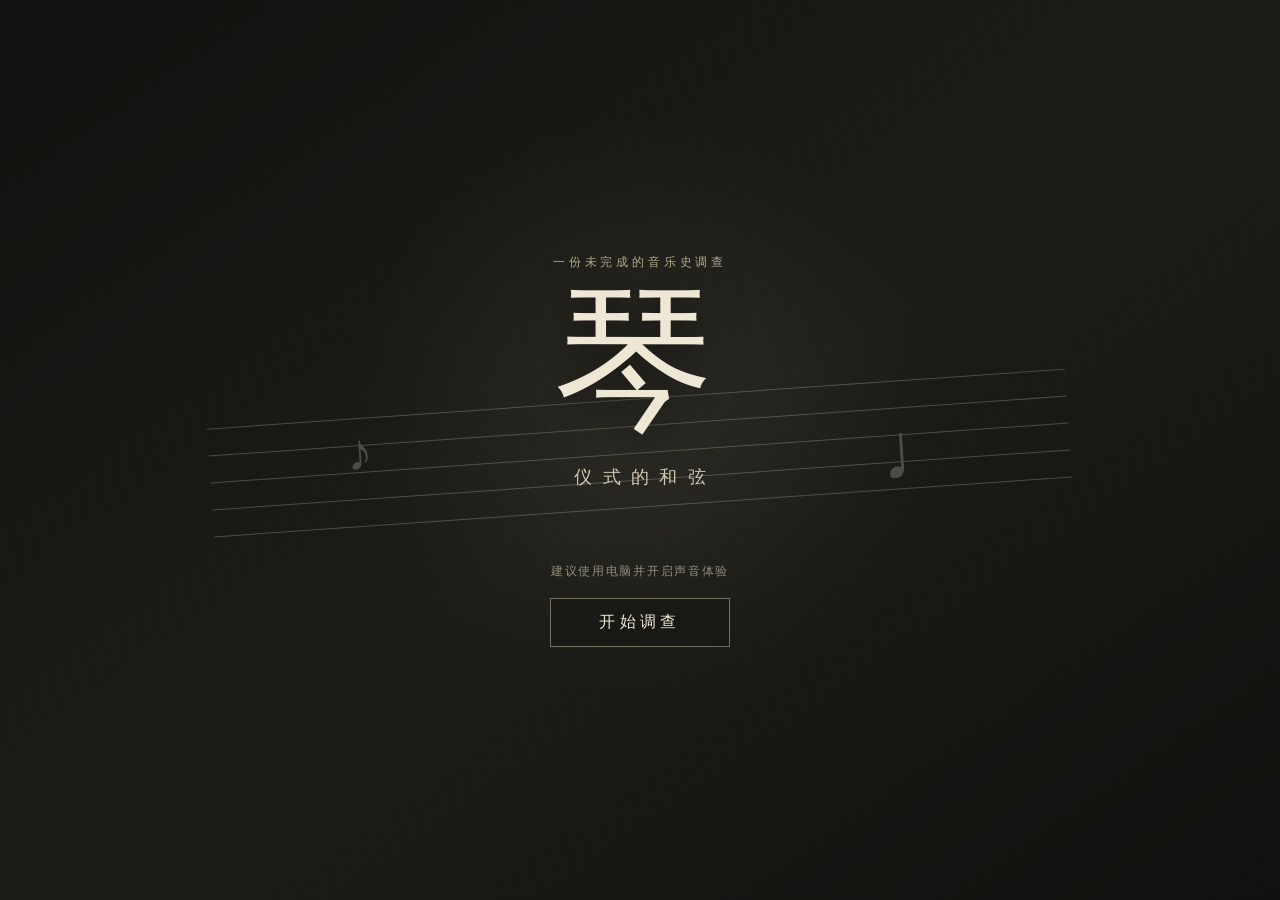
<file: index.html>
<!doctype html>
<html lang="zh-CN">
  <head>
    <meta charset="UTF-8" />
    <meta name="viewport" content="width=device-width, initial-scale=1.0" />
    <meta name="robots" content="noindex,nofollow,noarchive,noimageindex" />
    <meta name="theme-color" content="#171713" />
    <meta
      name="description"
      content="《琴：仪式的和弦》——一场关于残缺乐谱与失落音乐史的探索。"
    />
    <title>琴：仪式的和弦</title>
    <link rel="stylesheet" href="styles.css?v=correspondence-1" />
  </head>
  <body>
    <main id="game" aria-live="polite">
      <section class="screen opening-screen is-active" id="opening" aria-labelledby="game-title">
        <div class="opening-grain" aria-hidden="true"></div>
        <div class="opening-score" aria-hidden="true">
          <i></i><i></i><i></i><i></i><i></i>
          <b class="score-mark score-mark-one">♪</b>
          <b class="score-mark score-mark-two">♩</b>
        </div>
        <div class="opening-copy">
          <p class="eyebrow">一份未完成的音乐史调查</p>
          <h1 id="game-title">琴</h1>
          <p class="subtitle" id="game-subtitle">仪式的和弦</p>
          <p class="sound-hint">建议使用电脑并开启声音体验</p>
          <button class="primary-button" id="start-game" type="button">开始调查</button>
        </div>
      </section>

      <section class="screen prologue-screen" id="prologue" aria-label="调查缘起">
        <div class="mail-shell" id="mail-shell">
          <section class="mail-inbox" id="mail-inbox" aria-labelledby="mail-notice-title">
            <div class="mail-seal" aria-hidden="true">1</div>
            <p class="mail-kicker">UNREAD CORRESPONDENCE</p>
            <h2 id="mail-notice-title">你收到了一封导师邮件</h2>
            <dl class="mail-summary">
              <div><dt>发件人</dt><dd id="mail-summary-sender">音乐史系导师</dd></div>
              <div><dt>主题</dt><dd id="mail-summary-subject">关于研究申请</dd></div>
            </dl>
            <button class="text-button" id="open-mail" type="button">拆阅邮件</button>
          </section>

          <article class="mentor-letter" id="mentor-letter" aria-hidden="true">
            <header class="letter-header">
              <div><p>FROM</p><strong id="mail-sender">音乐史系导师</strong></div>
              <div><p>SUBJECT</p><strong id="mail-subject">关于你提交的研究申请</strong></div>
            </header>
            <p class="prologue-date" id="mail-term">秋季学期 · 独立研究许可</p>
            <div class="letter-body" id="mail-body"></div>
            <footer class="letter-signature"><span id="mail-signature">导师办公室</span><i aria-hidden="true"></i></footer>
            <div class="letter-action">
              <small>审批结果：同意立项</small>
              <button class="text-button" id="open-legend" type="button">查阅所附传说</button>
            </div>
          </article>
        </div>
      </section>

      <section class="screen legend-screen" id="legend-screen" aria-labelledby="legend-title">
        <article class="legend-page">
          <figure class="legend-art" id="legend-art" role="img" aria-label="关于琴的传说形象">
            <span>传说形象</span>
          </figure>
          <div class="legend-copy">
            <p class="legend-eyebrow" id="legend-eyebrow">A LEGEND PASSED DOWN</p>
            <h2 id="legend-title">关于“琴”的传说</h2>
            <div class="legend-rule" aria-hidden="true"><i></i><b>♪</b><i></i></div>
            <p class="legend-search-prompt">点击你认为需要核对的字句。疑点判断可以随时继续。</p>
            <div class="legend-body" id="legend-body"></div>
            <p class="legend-search-status" id="legend-search-status" aria-live="polite"></p>
            <p class="legend-note" id="legend-note">这只是流传下来的说法。你的调查将从核对它开始。</p>
            <button class="text-button" id="enter-map" type="button">记下传说，开始调查</button>
          </div>
        </article>
      </section>

      <section class="screen map-screen" id="map-screen" aria-labelledby="map-title">
        <header class="game-header">
          <div>
            <p class="chapter-label">第一章 · 残存记录</p>
            <h2 id="map-title">调查地图</h2>
          </div>
          <div class="header-actions">
            <button class="header-legend-button" id="header-open-legend" type="button">重读传说</button>
            <span class="progress-copy">关键线索 <strong id="clue-count">0 / 5</strong></span>
            <button class="icon-button" id="sound-toggle" type="button" aria-label="关闭声音" title="关闭声音">♫</button>
            <button class="icon-button" id="settings-open" type="button" aria-label="打开设置" title="设置">⚙</button>
          </div>
        </header>

        <div class="game-layout">
          <aside class="case-panel" aria-label="当前调查">
            <p class="panel-kicker">当前目标</p>
            <h3 id="current-objective-title">核对传说中的疑点</h3>
            <p id="current-objective-copy">从传说文本与现存史料中，找出彼此矛盾的部分。</p>
            <div class="case-rule"></div>
            <p class="small-note" id="current-objective-note">先判断哪里值得怀疑，再寻找能够反驳它的记录。</p>
          </aside>

          <div class="map-wrap">
            <div class="map-paper" id="map-paper" aria-label="维兰帝国及东南神秘岛调查地图">
              <img class="world-map-art" id="world-map-art" src="assets/weilan-mapgen4-187.webp" alt="维兰帝国及东南神秘岛地图" draggable="false" />
              <canvas class="map-shroud" id="map-shroud" aria-hidden="true"></canvas>
              <div class="map-pin-layer" id="map-pin-layer"></div>
              <div class="map-key" aria-hidden="true"><span><i></i>已解封</span><span class="is-muted"><i></i>尚待调查</span></div>
            </div>
          </div>

          <aside class="notes-panel" aria-label="调查资料匣">
            <p class="panel-kicker">资料匣</p>
            <div class="resource-shelf">
              <button class="resource-entry" data-resource-legend type="button"><span>传说页</span><small>重读并继续标记疑点</small></button>
              <button class="resource-entry" data-letter-id="prologue" type="button"><span>导师审批邮件</span><small>已归档</small></button>
              <button class="resource-entry is-hidden" data-letter-id="mentorFollowup" type="button"><span>导师后续来函</span><small>第一项勘误后解锁</small></button>
              <button class="resource-entry is-hidden" data-letter-id="anonymous" type="button"><span>匿名来信</span><small>来历不明</small></button>
            </div>
          </aside>
        </div>

        <nav class="game-nav" aria-label="主要功能">
          <button type="button" data-view="desk">书桌</button>
          <button class="is-current" type="button" data-view="map">地图</button>
          <button type="button" data-view="notebook">调查簿</button>
          <button id="timeline-nav-button" type="button" data-view="timeline">传闻勘误</button>
          <button class="is-hidden" type="button" data-view="comics">图像残页</button>
          <button class="is-hidden" type="button" data-view="dream" aria-label="梦境记录">梦境<i class="nav-update-dot" aria-hidden="true"></i></button>
        </nav>

        <section class="scene-layer" id="scene-layer" aria-label="地点调查" aria-hidden="true">
          <header class="layer-header">
            <button class="back-button" id="scene-back" type="button">← 返回地图</button>
            <div>
              <p id="scene-location-label">调查地点</p>
              <h2 id="scene-title">场景标题</h2>
            </div>
            <div class="scene-header-actions"><button id="scene-prev" type="button" aria-label="上一幅场景">‹</button><span id="scene-page">1 / 1</span><button id="scene-next" type="button" aria-label="下一幅场景">›</button><button class="observe-button" id="observe-toggle" type="button">观察模式</button></div>
          </header>
          <div class="scene-stage" id="scene-stage">
            <div class="scene-art" id="scene-art">
              <div class="scene-placeholder" id="scene-placeholder">
                <span>SCENE ARTWORK</span>
                <b>此处替换为完整场景稿件</b>
              </div>
              <div id="hotspot-layer"></div>
            </div>
            <div class="zoom-controls" aria-label="图像缩放">
              <button type="button" id="zoom-out" aria-label="缩小">−</button>
              <span id="zoom-value">100%</span>
              <button type="button" id="zoom-in" aria-label="放大">＋</button>
              <button type="button" id="zoom-reset">复位</button>
            </div>
          </div>
          <aside class="clue-card" id="clue-card" aria-live="polite" aria-hidden="true">
            <button id="clue-close" type="button" aria-label="关闭线索">×</button>
            <p id="clue-type">关键线索</p>
            <h3 id="clue-title">线索标题</h3>
            <div class="clue-image-placeholder" id="clue-card-image">线索图片</div>
            <p id="clue-text">线索内容</p>
          </aside>
        </section>

        <section class="panel-layer" id="desk-panel" aria-hidden="true">
          <div class="panel-page desk-page">
            <header><p>PRIVATE STUDY</p><h2>调查书桌</h2></header>
            <div class="desk-grid">
              <button class="desk-item" data-open-panel="notebook-panel" type="button"><span>01</span><b>调查簿</b><small>查看自动归档的记录</small></button>
              <button class="desk-item" id="timeline-desk-item" data-open-panel="timeline-panel" type="button"><span>02</span><b>传闻勘误</b><small>重读原始传说，并用调查记录逐项更正</small></button>
              <button class="desk-item is-hidden" id="dream-desk-item" data-open-panel="dream-panel" type="button"><span>03</span><b>梦境记录</b><small>随时重新进入</small></button>
              <button class="desk-item is-hidden" id="comic-desk-item" data-open-panel="comic-panel" type="button"><span>04</span><b>图像残页</b><small>查看逐步复原的黑白漫画</small></button>
            </div>
          </div>
        </section>

        <section class="panel-layer" id="notebook-panel" aria-hidden="true">
          <div class="panel-page notebook-page">
            <header class="page-header"><div><p>RESEARCH NOTES</p><h2>调查簿</h2></div><button class="panel-close" type="button">返回地图</button></header>
            <div class="notebook-tabs" role="tablist">
              <button class="is-current" data-note-tab="records" type="button">调查记录</button>
              <button data-note-tab="history" type="button">已更正传闻</button>
              <button data-note-tab="dreams" type="button">梦境记录</button>
            </div>
            <div class="notebook-content" id="notebook-content"></div>
          </div>
        </section>

        <section class="panel-layer" id="clue-detail-panel" aria-hidden="true">
          <article class="panel-page clue-detail-page">
            <header class="page-header"><div><p id="clue-detail-meta">INVESTIGATION RECORD</p><h2 id="clue-detail-title">调查记录</h2></div><button id="clue-detail-back" type="button">返回调查簿</button></header>
            <figure class="clue-detail-figure" id="clue-detail-figure">
              <div class="clue-detail-placeholder">CLUE ARTWORK<br><span>此处替换为线索配图</span></div>
            </figure>
            <div class="clue-detail-location" id="clue-detail-location"></div>
            <div class="clue-detail-body" id="clue-detail-body"></div>
          </article>
        </section>

        <section class="panel-layer" id="letter-panel" aria-hidden="true">
          <article class="panel-page archived-letter-page">
            <header class="page-header"><div><p id="archived-letter-term">CORRESPONDENCE</p><h2 id="archived-letter-subject">来信</h2></div><button class="panel-close" type="button">返回地图</button></header>
            <dl class="archived-letter-meta">
              <div><dt>发件人</dt><dd id="archived-letter-sender"></dd></div>
              <div><dt>归档状态</dt><dd id="archived-letter-status">个人研究资料</dd></div>
            </dl>
            <div class="archived-letter-body" id="archived-letter-body"></div>
            <footer class="archived-letter-signature"><span id="archived-letter-signature"></span><i aria-hidden="true"></i></footer>
            <button class="primary-button light archived-letter-action" id="archived-letter-action" type="button" hidden>依照来信查看地图</button>
          </article>
        </section>

        <section class="panel-layer" id="timeline-panel" aria-hidden="true">
          <div class="panel-page timeline-page">
            <header class="page-header"><div><p>ERRATA</p><h2>传闻勘误</h2></div><button class="panel-close" type="button">返回地图</button></header>
            <section class="rumor-publication" aria-labelledby="publication-title">
              <button class="publication-visual" id="publication-visual" type="button" disabled>
                <span class="publication-placeholder" id="publication-placeholder">传说配图</span>
                <span class="publication-shadows" id="publication-shadows" aria-hidden="true"></span>
                <span class="publication-switch-mark" id="publication-switch-mark">勘误完成后可切换图像</span>
              </button>
              <div class="publication-copy">
                <p>LEGEND FILE · NO. 01</p>
                <h3 id="publication-title">关于“琴”的传说</h3>
                <p id="publication-progress">已更正 0 / 3</p>
                <div class="publication-actions">
                  <button class="record-link" id="open-publication-legend" type="button">重读完整传说 <span>→</span></button>
                  <button class="record-link" id="publication-toggle" type="button" hidden>切换图像 <span>↔</span></button>
                </div>
              </div>
            </section>
            <div class="timeline-section-heading"><span>ERRATA</span><h3>传闻勘误</h3></div>
            <div class="errata-readiness" id="errata-readiness">
              <div><span>矛盾判断</span><b id="errata-judgment-progress">0 / 3</b></div>
              <div><span>关键线索</span><b id="errata-evidence-progress">0 / 5</b></div>
              <p id="errata-readiness-note">找出传说中的全部疑点，并收集相关史料。</p>
            </div>
            <p class="timeline-intro" id="timeline-intro">选择真正与传闻相悖的调查记录。</p>
            <div class="timeline-modules" id="timeline-modules" aria-label="传闻勘误模块"></div>
            <blockquote class="rumor-statement" id="rumor-statement"></blockquote>
            <div class="timeline-cards" id="timeline-cards" aria-label="已收集的证据"></div>
            <div class="correction-result" id="correction-result" hidden></div>
            <div class="timeline-actions">
              <button class="secondary-button" id="timeline-hint" type="button">调查提示</button>
              <button class="primary-button light" id="timeline-submit" type="button">提交勘误</button>
            </div>
          </div>
        </section>

        <section class="panel-layer" id="comic-panel" aria-hidden="true">
          <div class="panel-page comic-page">
            <header class="page-header"><div><p>RESTORED IMAGE PAGES</p><h2 id="comic-panel-title">图像残页</h2></div><button class="panel-close" type="button">返回地图</button></header>
            <div class="comic-reader" id="comic-reader">
              <figure class="comic-figure" id="comic-figure">
                <img id="comic-image" alt="" hidden />
                <div class="comic-placeholder" id="comic-placeholder"><span>COMIC PAGE</span><b>此处替换为黑白漫画页</b></div>
              </figure>
              <div class="comic-copy"><span id="comic-page-count">1 / 5</span><h3 id="comic-page-title">残页一</h3><p id="comic-caption"></p></div>
              <div class="comic-controls">
                <button class="secondary-button" id="comic-prev" type="button">← 上一页</button>
                <button class="secondary-button" id="comic-next" type="button">下一页 →</button>
              </div>
              <nav class="comic-page-strip" id="comic-page-strip" aria-label="漫画页码"></nav>
            </div>
            <div class="comic-continuous" id="comic-continuous" hidden></div>
            <button class="secondary-button comic-view-switch" id="comic-continuous-toggle" type="button" hidden>连续阅读</button>
            <button class="primary-button light comic-history-button" id="comic-to-history" type="button" hidden>继续阅读完整历史</button>
          </div>
        </section>

        <section class="panel-layer dream-layer" id="dream-panel" aria-hidden="true">
          <div class="dream-scene is-black" id="dream-scene">
            <button class="panel-close dream-close" type="button">从梦中醒来</button>
            <div class="dream-figure" aria-label="梦中的人形占位图">
              <span>HUMAN FORM ARTWORK</span><b>此处替换为琴的人形稿件</b>
            </div>
            <div id="dream-hotspot-layer"></div>
            <button class="light-switch" id="light-switch" type="button" aria-label="切换梦境形态" disabled><i></i><span>光点尚未回应</span></button>
            <p class="dream-caption" id="dream-caption">他没有开口。远处却传来一段无法辨认的旋律。</p>
          </div>
        </section>

        <section class="dream-intro-layer" id="dream-intro-layer" aria-hidden="true">
          <div class="dream-intro-copy">
            <p>你伏在尚未整理完的记录旁，短暂地合上了眼。</p>
            <p>梦境里，忽然传来一阵悠扬而陌生的乐声……</p>
            <div class="dream-listening"><i></i><span>正在聆听</span></div>
          </div>
        </section>

        <section class="guide-modal" id="dream-rest-prompt" aria-hidden="true">
          <div class="guide-card rest-card">
            <p>RESEARCH PAUSE</p>
            <h2>已经调查很久了</h2>
            <p>眼前的记录开始变得模糊。或许应该暂时停下，让纷乱的思绪沉静片刻。</p>
            <button class="primary-button light" id="dream-rest" type="button">休息片刻</button>
          </div>
        </section>

        <section class="guide-modal" id="dream-guide" aria-hidden="true">
          <div class="guide-card">
            <p>NEW RECORD</p>
            <h2>梦境已被记录</h2>
            <p>此后可以随时从导航栏重返梦境。现实调查每推进一步，梦中的细节也可能随之显现；看到新的回响时，记得回来查看。</p>
            <button class="primary-button light" id="dream-guide-close" type="button">我知道了</button>
          </div>
        </section>

        <section class="panel-layer" id="history-panel" aria-hidden="true">
          <div class="panel-page history-page history-sheet">
            <header class="page-header"><div><p>RESTORED HISTORY</p><h2>复原稿：残存记录</h2></div><button class="panel-close" type="button">返回地图</button></header>
            <article id="history-article"></article>
            <button class="primary-button light" id="finish-investigation" type="button">调查完成</button>
          </div>
        </section>

        <section class="panel-layer settings-layer" id="settings-panel" aria-hidden="true">
          <div class="settings-card">
            <header class="page-header"><div><p>SETTINGS</p><h2>设置</h2></div><button class="panel-close" type="button">关闭</button></header>
            <label class="setting-row"><span><b>声音</b><small>背景音乐、短音提示与梦境音乐</small></span><input id="settings-sound" type="checkbox" checked /></label>
            <label class="setting-row"><span><b>减少动态效果</b><small>关闭较明显的移动和切换动画</small></span><input id="settings-motion" type="checkbox" /></label>
            <button class="danger-button" id="reset-progress" type="button">清除本机调查进度</button>
          </div>
        </section>

        <section class="publication-lightbox" id="publication-lightbox" role="dialog" aria-modal="true" aria-label="真相图像放大查看" aria-hidden="true">
          <button class="publication-lightbox-close" id="publication-lightbox-close" type="button" aria-label="关闭放大图像">×</button>
          <div class="publication-lightbox-stage">
            <img id="publication-lightbox-image" alt="" draggable="false" />
          </div>
          <div class="publication-lightbox-controls" aria-label="图像缩放">
            <button id="publication-zoom-out" type="button" aria-label="缩小">−</button>
            <span id="publication-zoom-value">100%</span>
            <button id="publication-zoom-in" type="button" aria-label="放大">＋</button>
            <button id="publication-zoom-reset" type="button">复位</button>
          </div>
        </section>

        <section class="credits-layer" id="credits-layer" aria-hidden="true">
          <button class="credits-skip" id="credits-skip" type="button">略过</button>
          <div class="credits-roll" id="credits-roll">
            <h2 id="credits-title">琴</h2><p class="credits-subtitle" id="credits-subtitle">仪式的和弦</p>
            <div id="credits-content"></div>
            <p class="credits-end">感谢你的调查。</p>
            <button class="text-button credits-return" id="credits-return" type="button">返回标题页</button>
          </div>
        </section>

      </section>

      <div class="quill-cursor" id="quill-cursor" aria-hidden="true">
        <img src="assets/quill-cursor.png" alt="" draggable="false">
      </div>
      <div class="baton-cursor" id="baton-cursor" aria-hidden="true"><i></i></div>
      <div class="toast" id="toast" role="status"><span id="toast-message"></span><button id="toast-action" type="button" hidden></button></div>
    </main>
    <script src="content.js?v=correspondence-1"></script>
    <script src="game.js?v=correspondence-1"></script>
  </body>
</html>
</file>
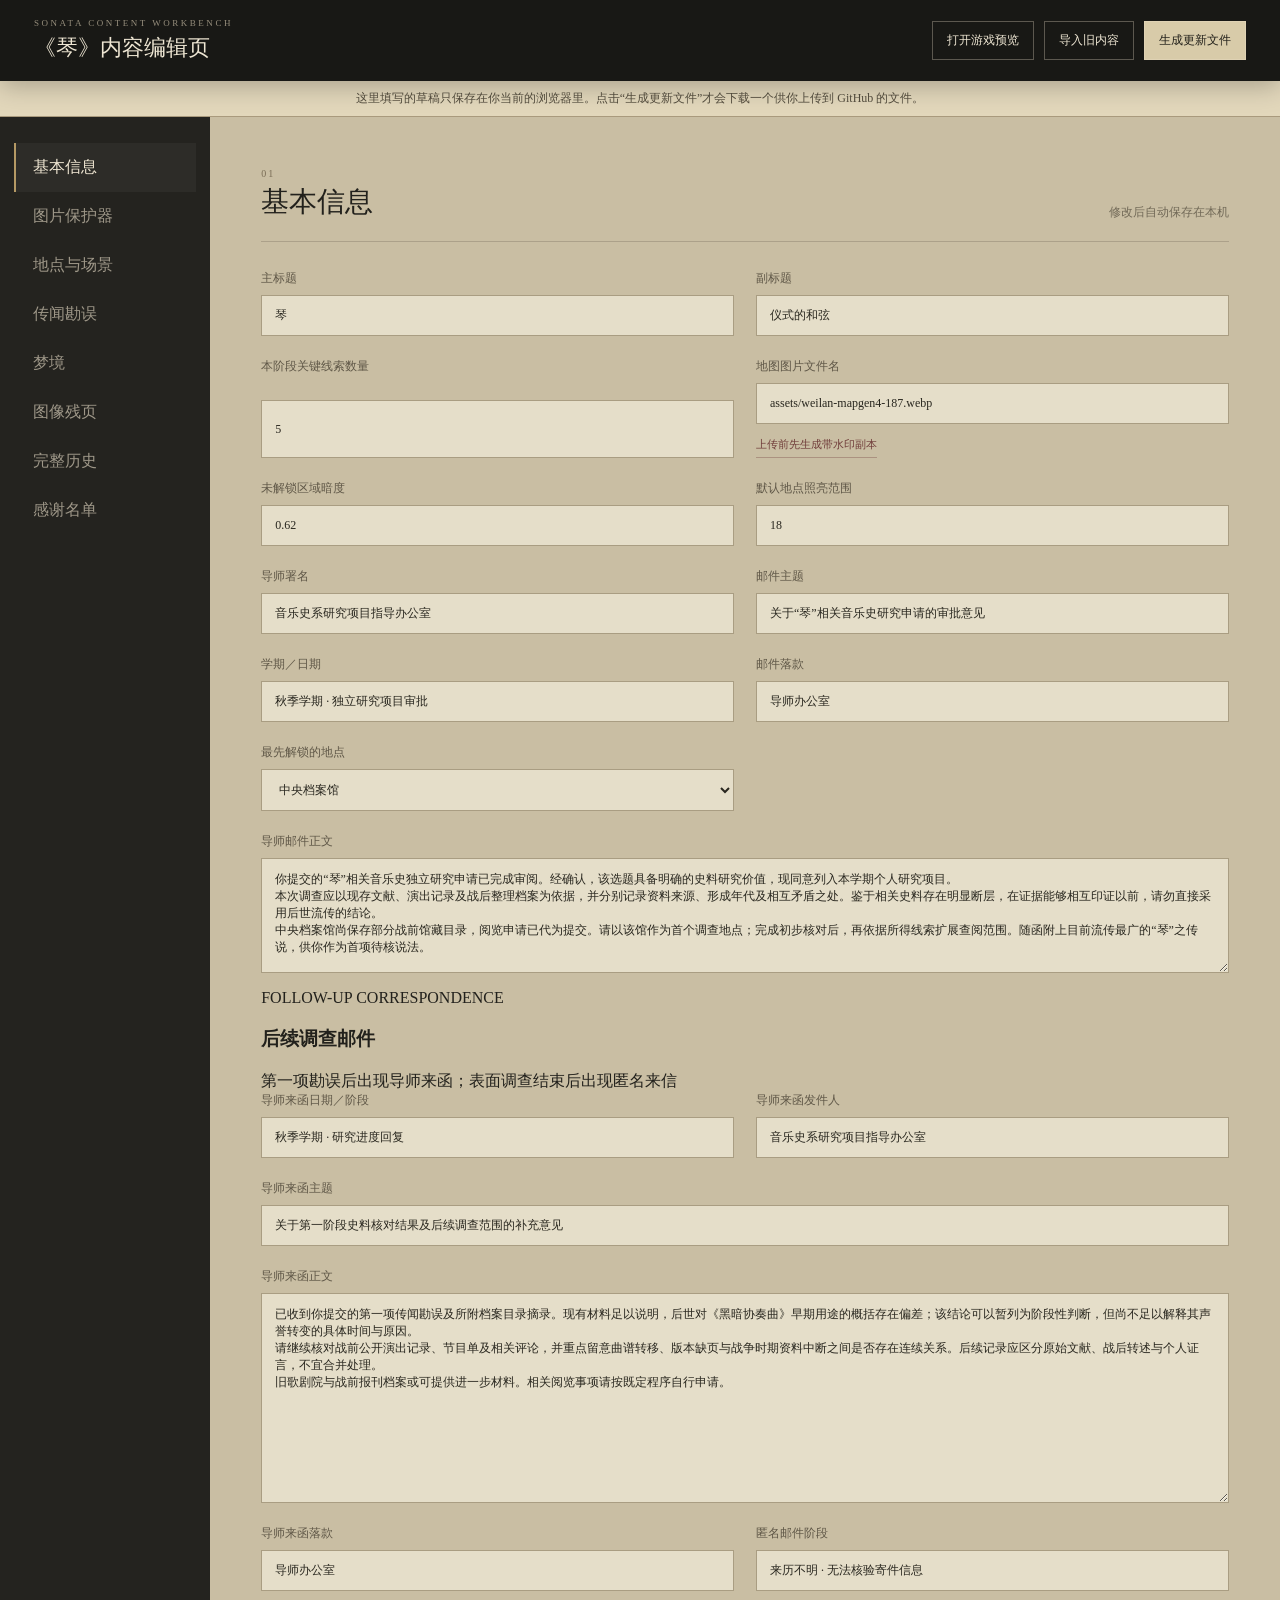
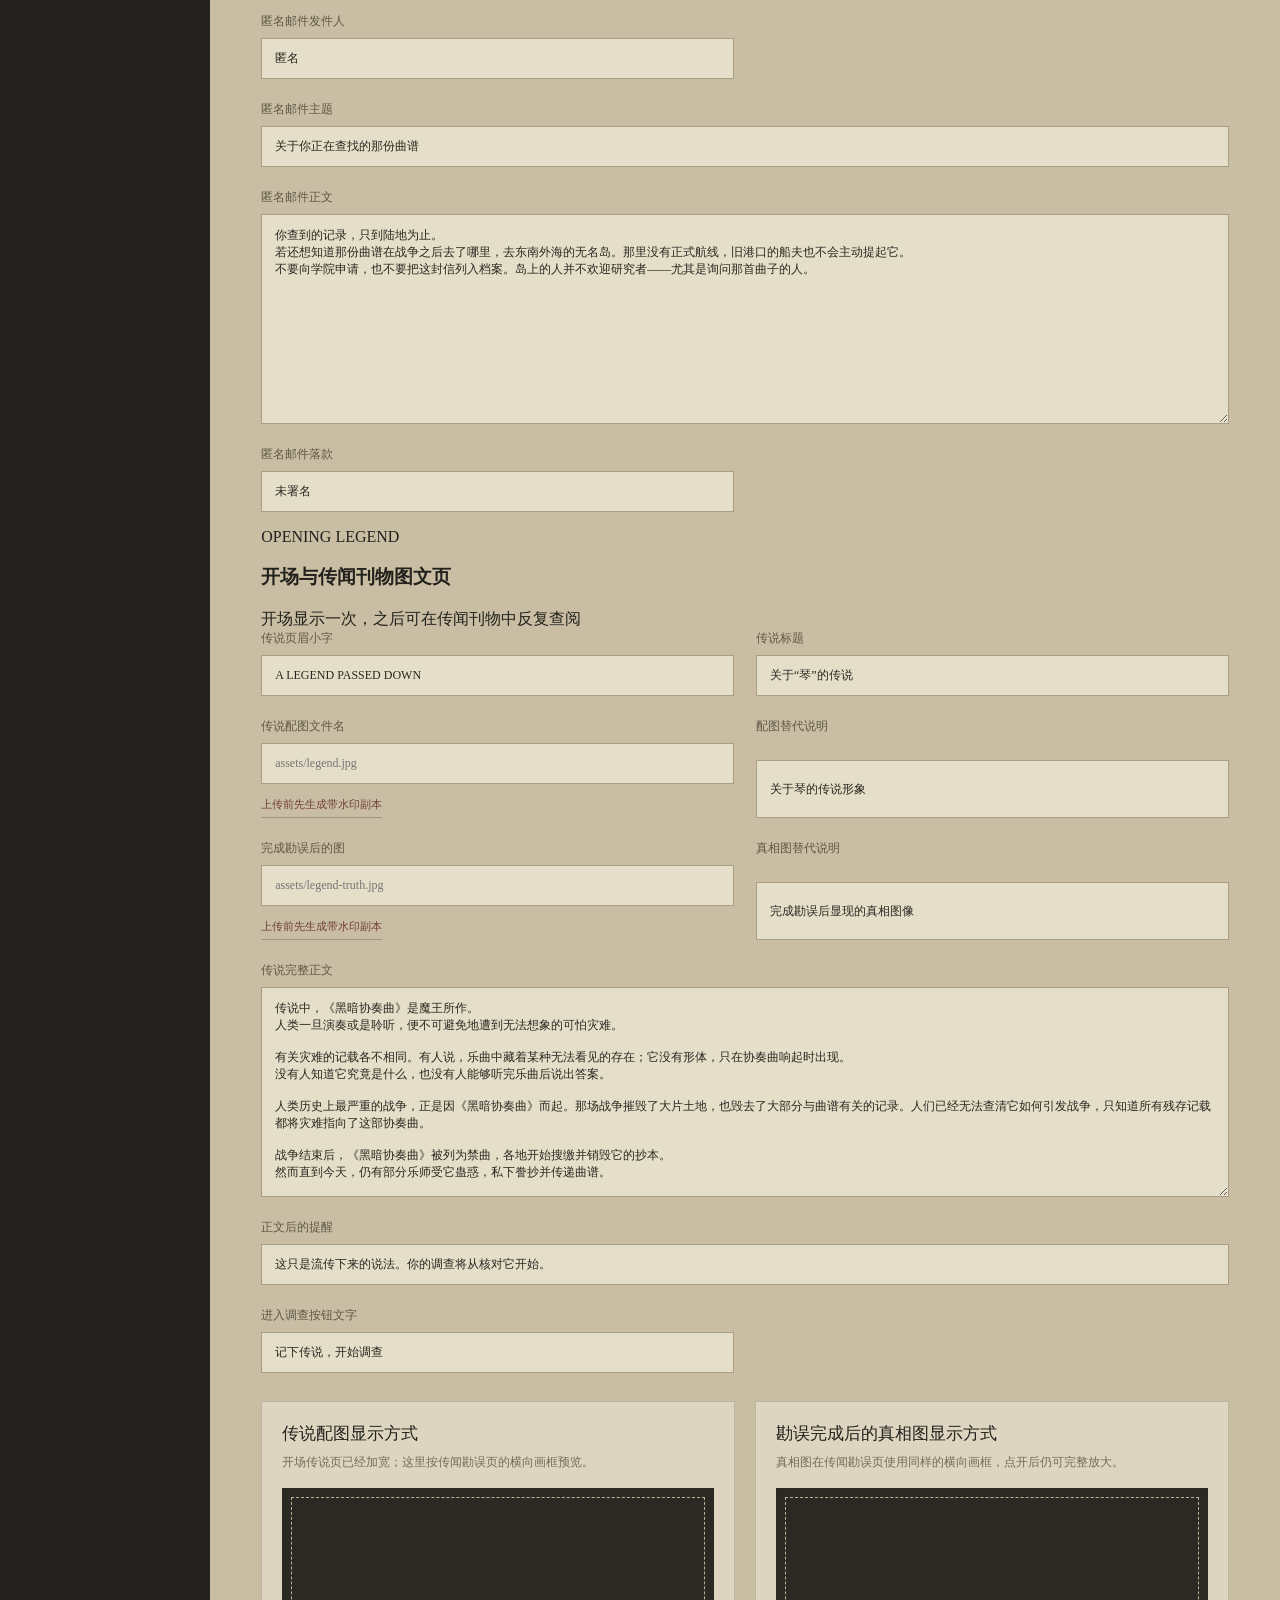
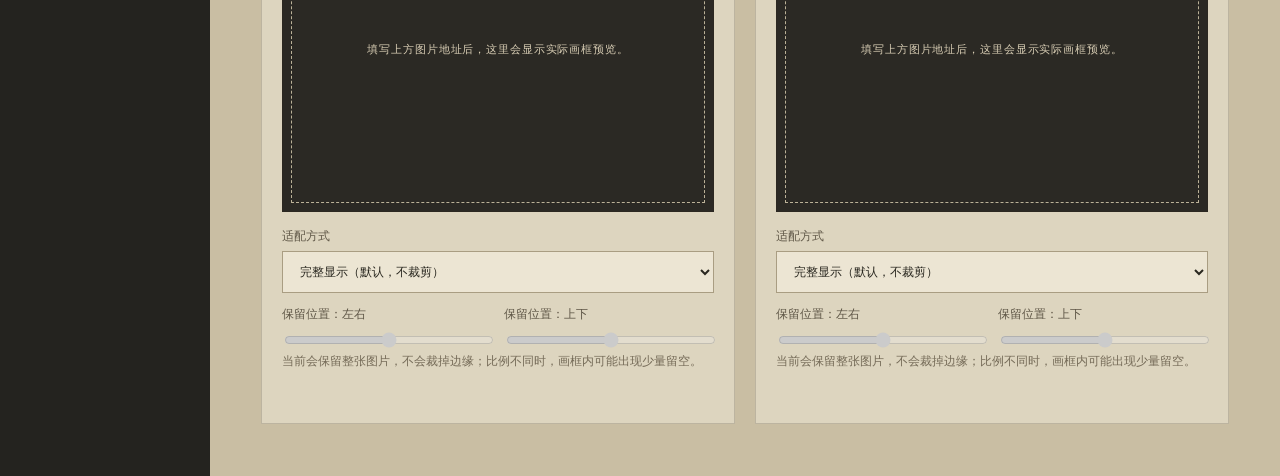
<file: editor.html>
<!doctype html>
<html lang="zh-CN">
  <head>
    <meta charset="UTF-8" />
    <meta name="viewport" content="width=device-width, initial-scale=1.0" />
    <meta name="robots" content="noindex,nofollow" />
    <title>《琴》内容编辑页</title>
    <link rel="stylesheet" href="editor.css?v=correspondence-1" />
  </head>
  <body>
    <header class="editor-header">
      <div><p>SONATA CONTENT WORKBENCH</p><h1>《琴》内容编辑页</h1></div>
      <div class="header-buttons">
        <a href="index.html?editor-preview=1" target="_blank">打开游戏预览</a>
        <button id="import-button" type="button">导入旧内容</button>
        <button class="export-button" id="export-button" type="button">生成更新文件</button>
        <input id="import-file" type="file" accept=".js,.json" hidden />
      </div>
    </header>

    <div class="privacy-note">这里填写的草稿只保存在你当前的浏览器里。点击“生成更新文件”才会下载一个供你上传到 GitHub 的文件。</div>

    <main class="editor-layout">
      <nav class="editor-nav" aria-label="编辑栏目">
        <button class="is-current" data-section="basic" type="button">基本信息</button>
        <button data-section="protector" type="button">图片保护器</button>
        <button data-section="locations" type="button">地点与场景</button>
        <button data-section="timeline" type="button">传闻勘误</button>
        <button data-section="dream" type="button">梦境</button>
        <button data-section="comics" type="button">图像残页</button>
        <button data-section="history" type="button">完整历史</button>
        <button data-section="credits" type="button">感谢名单</button>
      </nav>

      <div class="editor-main">
        <section class="editor-section is-active" data-editor-section="basic">
          <div class="section-heading"><div><p>01</p><h2>基本信息</h2></div><span>修改后自动保存在本机</span></div>
          <div class="form-grid">
            <label>主标题<input data-path="title" type="text" /></label>
            <label>副标题<input data-path="subtitle" type="text" /></label>
            <label>本阶段关键线索数量<input data-path="keyClueGoal" type="number" min="1" /></label>
            <label>地图图片文件名<input data-path="map.artwork" type="text" placeholder="assets/weilan-empire-map.svg" /></label>
            <label>未解锁区域暗度<input data-path="map.shroudOpacity" type="number" min="0" max="0.86" step="0.05" /></label>
            <label>默认地点照亮范围<input data-path="map.defaultRevealRadius" type="number" min="8" max="36" step="1" /></label>
            <label>导师署名<input data-path="prologue.sender" type="text" /></label>
            <label>邮件主题<input data-path="prologue.subject" type="text" /></label>
            <label>学期／日期<input data-path="prologue.term" type="text" /></label>
            <label>邮件落款<input data-path="prologue.signature" type="text" /></label>
            <label>最先解锁的地点<select id="prologue-first-location"></select></label>
            <label class="full-width">导师邮件正文<textarea data-path="prologue.body"></textarea></label>
          </div>
          <div class="editor-subsection-heading">
            <div><p>FOLLOW-UP CORRESPONDENCE</p><h3>后续调查邮件</h3></div>
            <span>第一项勘误后出现导师来函；表面调查结束后出现匿名来信</span>
          </div>
          <div class="form-grid">
            <label>导师来函日期／阶段<input data-path="correspondence.mentorFollowup.term" type="text" /></label>
            <label>导师来函发件人<input data-path="correspondence.mentorFollowup.sender" type="text" /></label>
            <label class="full-width">导师来函主题<input data-path="correspondence.mentorFollowup.subject" type="text" /></label>
            <label class="full-width">导师来函正文<textarea class="long-textarea" data-path="correspondence.mentorFollowup.body"></textarea></label>
            <label>导师来函落款<input data-path="correspondence.mentorFollowup.signature" type="text" /></label>
            <label>匿名邮件阶段<input data-path="correspondence.anonymous.term" type="text" /></label>
            <label>匿名邮件发件人<input data-path="correspondence.anonymous.sender" type="text" /></label>
            <label class="full-width">匿名邮件主题<input data-path="correspondence.anonymous.subject" type="text" /></label>
            <label class="full-width">匿名邮件正文<textarea class="long-textarea" data-path="correspondence.anonymous.body"></textarea></label>
            <label>匿名邮件落款<input data-path="correspondence.anonymous.signature" type="text" /></label>
          </div>
          <div class="editor-subsection-heading">
            <div><p>OPENING LEGEND</p><h3>开场与传闻刊物图文页</h3></div>
            <span>开场显示一次，之后可在传闻刊物中反复查阅</span>
          </div>
          <div class="form-grid">
            <label>传说页眉小字<input data-path="legend.eyebrow" type="text" /></label>
            <label>传说标题<input data-path="legend.title" type="text" /></label>
            <label>传说配图文件名<input data-path="legend.artwork" type="text" placeholder="assets/legend.jpg" /></label>
            <label>配图替代说明<input data-path="legend.alt" type="text" /></label>
            <label>完成勘误后的图<input data-path="legend.correctedArtwork" type="text" placeholder="assets/legend-truth.jpg" /></label>
            <label>真相图替代说明<input data-path="legend.correctedAlt" type="text" /></label>
            <label class="full-width">传说完整正文<textarea class="long-textarea" data-path="legend.body"></textarea></label>
            <label class="full-width">正文后的提醒<input data-path="legend.note" type="text" /></label>
            <label>进入调查按钮文字<input data-path="legend.action" type="text" /></label>
          </div>
          <div class="image-layout-editor" id="legend-image-layout" aria-label="传说图片显示与裁剪设置"></div>
        </section>

        <section class="editor-section" data-editor-section="protector">
          <div class="section-heading"><div><p>LOCAL IMAGE TOOL</p><h2>图片保护器</h2></div><span>原图仅在当前浏览器本地处理</span></div>
          <div class="protector-privacy">
            <b>原图不会被上传或写入网站。</b>
            <p>选择图片后，页面只在你的设备内生成带淡水印的副本。请下载副本并只把副本上传到 GitHub；原图留在你自己的电脑中。</p>
          </div>
          <div class="protector-layout">
            <div class="protector-controls">
              <div class="protector-file-row">
                <label class="protector-file-label">选择本地原图<input id="protector-file" type="file" accept="image/png,image/jpeg,image/webp" /></label>
                <button class="protector-clear-file" id="protector-clear-file" type="button" aria-label="清除已选择的本地原图" title="清除已选择图片" hidden>×</button>
              </div>
              <label>角落水印文字<input id="protector-text" type="text" value="© 《琴》· 仅供阅览" /></label>
              <label>角落文字透明度 <span id="protector-opacity-value">20%</span><input id="protector-opacity" type="range" min="8" max="32" value="20" step="1" /></label>
              <label>斜纹不透明度 <span id="protector-slash-value">3%</span><input id="protector-slash" type="range" min="0" max="10" value="3" step="1" /><small>数值越低越透明；默认使用很浅的 3%。</small></label>
              <label>斜纹粗细 <span id="protector-slash-width-value">5</span><input id="protector-slash-width" type="range" min="2" max="8" value="5" step="0.5" /><small>默认比上一版稍粗，可直接观察预览调整。</small></label>
              <label>斜纹间距 <span id="protector-slash-spacing-value">20</span><input id="protector-slash-spacing" type="range" min="12" max="32" value="20" step="1" /><small>数值越大，斜纹之间越宽松。</small></label>
              <label>灰色明度 <span id="protector-slash-gray-value">175</span><input id="protector-slash-gray" type="range" min="100" max="220" value="175" step="5" /><small>数值越高，灰色本身越浅。</small></label>
              <label class="protector-toggle"><input id="protector-safe-enabled" type="checkbox" checked /><span>启用圆形水印避让区</span></label>
              <label>避让区大小 <span id="protector-safe-size-value">25%</span><input id="protector-safe-size" type="range" min="10" max="45" value="25" step="1" /><small>拖动预览图中的圆圈，放到人物脸部或重要细节上。</small></label>
              <label>全图细颗粒强度 <span id="protector-texture-value">5%</span><input id="protector-texture" type="range" min="0" max="10" value="5" step="1" /><small>细颗粒会轻微调整全图像素，不随避让区消失，也不会写入原文件。</small></label>
              <label>输出图片最长边<input id="protector-max-edge" type="number" min="800" max="2400" step="100" value="1800" /><small>建议保持 1800 像素，足够网页阅读，也不会保留过高分辨率。</small></label>
              <button class="protector-download" id="protector-download" type="button" disabled>下载带水印副本</button>
              <p class="protector-status" id="protector-status">请选择一张本地原图开始处理。</p>
            </div>
            <div class="protector-preview" id="protector-preview">
              <div class="protector-canvas-stage" id="protector-canvas-stage" hidden>
                <canvas id="protector-canvas" aria-label="带水印图片预览"></canvas>
                <button class="protector-safe-zone" id="protector-safe-zone" type="button" aria-label="拖动水印避让区"><span>拖动避让区</span></button>
              </div>
              <div id="protector-empty">带水印副本将在这里预览</div>
            </div>
          </div>
          <div class="rule-card">
            <b>固定流程</b>
            <p>选择本地原图 → 检查淡水印 → 下载副本 → 只上传文件名带有“-watermarked”的副本 → 把该副本路径填入相应图片位置。</p>
          </div>
        </section>

        <section class="editor-section" data-editor-section="locations">
          <div class="section-heading"><div><p>02</p><h2>地点与场景</h2></div><button id="add-location" type="button">＋ 新增地点</button></div>
          <div class="location-workspace">
            <aside class="item-list" id="location-list"></aside>
            <div class="location-editor" id="location-editor"></div>
          </div>
        </section>

        <section class="editor-section" data-editor-section="timeline">
          <div class="section-heading"><div><p>03</p><h2>传闻勘误模块</h2></div><button id="add-timeline-module" type="button">＋ 新增传闻</button></div>
          <p class="section-help">每条传闻填写一段“传说正文中要点击的原句”，再勾选能够反驳它的调查点。全部原句被找到、全部关键线索收齐后，玩家才能开始传闻勘误。</p>
          <div id="timeline-editor"></div>
        </section>

        <section class="editor-section" data-editor-section="dream">
          <div class="section-heading"><div><p>04</p><h2>梦境</h2></div></div>
          <div class="form-grid"><label>初始形态<select data-path="dream.initialForm"><option value="black">黑底</option><option value="white">白底</option></select></label><label>首次梦境所需关键线索<input data-path="dream.unlockAtKeyClues" type="number" min="1"></label><label>另一形态所需关键线索<input data-path="dream.secondFormRequiredKeyClues" type="number" min="1"></label></div>
          <div class="rule-card"><b>梦境会随现实调查逐步更新：</b><p>达到首次梦境线索数后出现休息提示；另一形态还需要现实进度和当前梦境调查点同时满足。</p></div>
          <div id="dream-visual-editor"></div>
          <details><summary>预留对话模块（当前关闭）</summary><label class="toggle-label"><input data-path="dream.dialogueEnabled" type="checkbox" />以后启用梦境对话</label><p class="section-help">现在不会显示任何对话。这项只保留代码位置。</p></details>
        </section>

        <section class="editor-section" data-editor-section="comics">
          <div class="section-heading"><div><p>05</p><h2>图像残页</h2></div></div>
          <p class="section-help">五页漫画会按照下面选择的调查阶段逐页解锁。漫画图片建议按顺序放入 assets/comics 文件夹；第一次解锁前，游戏中不会出现“图像残页”栏目。</p>
          <div id="comics-editor"></div>
        </section>

        <section class="editor-section" data-editor-section="history">
          <div class="section-heading"><div><p>06</p><h2>完整历史正文</h2></div><button id="add-history" type="button">＋ 新增段落</button></div>
          <p class="section-help">传闻勘误只展示调查结论；全部更正后，玩家会先读完五页漫画，再翻到这里填写的完整故事纸页。每段也可以搭配一张图片。</p>
          <div id="history-editor"></div>
        </section>

        <section class="editor-section" data-editor-section="credits">
          <div class="section-heading"><div><p>07</p><h2>感谢名单</h2></div></div>
          <p class="section-help">每行填写一个名字。游戏结束后会自动向上滚动。</p>
          <div class="form-grid credits-grid">
            <label>策划／原案<textarea data-credit="planning"></textarea></label>
            <label>画师<textarea data-credit="artists"></textarea></label>
            <label>文手<textarea data-credit="writers"></textarea></label>
            <label>音乐<textarea data-credit="music"></textarea></label>
            <label>特别感谢<textarea data-credit="thanks"></textarea></label>
          </div>
        </section>
      </div>
    </main>

    <div class="save-indicator" id="save-indicator">已保存在本机</div>
    <script src="content.js?v=correspondence-1"></script>
    <script src="editor.js?v=correspondence-1"></script>
  </body>
</html>
</file>
<file: styles.css>
:root {
  color-scheme: dark;
  --ink: #171713;
  --ink-soft: #302f28;
  --paper: #d8ceb5;
  --paper-light: #eee7d4;
  --paper-dark: #a99a7c;
  --wine: #713e3b;
  --gold: #a58a57;
  --mist: #bcb8a9;
  --shadow: rgba(0, 0, 0, 0.36);
}

* {
  box-sizing: border-box;
}

html,
body {
  width: 100%;
  min-height: 100%;
  margin: 0;
}

body {
  overflow: hidden;
  color: var(--paper-light);
  background: #11110f;
  font-family: "Noto Serif SC", "Songti SC", SimSun, serif;
}

button {
  color: inherit;
  font: inherit;
}

button:focus-visible {
  outline: 2px solid #d8c18c;
  outline-offset: 4px;
}

.screen {
  position: fixed;
  inset: 0;
  display: none;
  min-height: 100dvh;
}

.screen.is-active {
  display: grid;
}

.opening-screen {
  place-items: center;
  overflow: hidden;
  background:
    radial-gradient(circle at 50% 45%, rgba(87, 82, 67, 0.28), transparent 36%),
    linear-gradient(145deg, #11110f 0%, #1c1c18 52%, #10100e 100%);
}

.opening-grain,
.paper-texture {
  position: absolute;
  inset: 0;
  pointer-events: none;
  opacity: 0.18;
  background-image:
    repeating-linear-gradient(20deg, transparent 0 7px, rgba(255, 255, 255, 0.025) 8px 9px),
    repeating-linear-gradient(100deg, transparent 0 11px, rgba(0, 0, 0, 0.04) 12px 13px);
}

.opening-score {
  position: absolute;
  top: 50%;
  left: 50%;
  width: min(860px, 82vw);
  height: 190px;
  transform: translate(-50%, -45%) rotate(-4deg);
  opacity: 0.24;
}

.opening-score i {
  position: absolute;
  left: 0;
  right: 0;
  height: 1px;
  background: var(--paper-light);
}

.opening-score i:nth-child(1) { top: 34px; }
.opening-score i:nth-child(2) { top: 61px; }
.opening-score i:nth-child(3) { top: 88px; }
.opening-score i:nth-child(4) { top: 115px; }
.opening-score i:nth-child(5) { top: 142px; }

.score-mark {
  position: absolute;
  color: var(--paper-light);
  font-size: 52px;
  font-weight: 400;
}

.score-mark-one { top: 39px; left: 16%; }
.score-mark-two { top: 76px; right: 17%; }

.opening-copy {
  position: relative;
  z-index: 2;
  width: min(620px, 88vw);
  text-align: center;
  animation: rise-in 1.25s ease both;
}

.eyebrow,
.chapter-label,
.panel-kicker,
.prologue-date {
  margin: 0 0 20px;
  color: #b6aa8c;
  font-size: 12px;
  letter-spacing: 0.32em;
}

.opening-copy h1 {
  margin: 0;
  font-size: clamp(86px, 14vw, 160px);
  font-weight: 400;
  line-height: 0.9;
  letter-spacing: 0.08em;
  text-shadow: 0 14px 45px rgba(0, 0, 0, 0.55);
}

.subtitle {
  margin: 30px 0 0;
  color: #d3c9b1;
  font-size: 18px;
  letter-spacing: 0.58em;
  text-indent: 0.58em;
}

.sound-hint {
  margin: 74px 0 18px;
  color: #918b7b;
  font-size: 12px;
  letter-spacing: 0.14em;
}

.primary-button,
.text-button {
  border: 0;
  cursor: pointer;
}

.primary-button {
  min-width: 180px;
  padding: 13px 28px;
  border: 1px solid rgba(232, 219, 185, 0.46);
  background: rgba(22, 22, 19, 0.66);
  letter-spacing: 0.28em;
  transition: background 180ms ease, color 180ms ease, transform 180ms ease;
}

.primary-button:hover {
  color: #171713;
  background: #d9cfb6;
  transform: translateY(-2px);
}

.prologue-screen {
  place-items: center;
  padding: 28px;
  background:
    linear-gradient(rgba(17, 17, 15, 0.58), rgba(17, 17, 15, 0.82)),
    radial-gradient(circle at center, #5a5444, #11110f 70%);
}

.mail-shell {
  position: relative;
  width: min(760px, 94vw);
  max-height: calc(100dvh - 48px);
  color: #2a2923;
}

.mail-inbox,
.mentor-letter {
  position: relative;
  padding: clamp(34px, 6vw, 68px);
  overflow: hidden;
  background:
    repeating-linear-gradient(0deg, transparent 0 27px, rgba(82,71,47,.035) 28px),
    var(--paper-light);
  box-shadow: 0 30px 80px rgba(0, 0, 0, 0.55);
}

.mail-inbox::before,
.mentor-letter::before {
  position: absolute;
  inset: 13px;
  content: "";
  border: 1px solid rgba(92,77,48,.22);
  pointer-events: none;
}

.mail-inbox.is-read { display: none; }
.mentor-letter { display: none; max-height: calc(100dvh - 48px); overflow-y: auto; }
.mentor-letter.is-open { display: block; animation: unfold-letter .7s cubic-bezier(.22,.75,.28,1) both; }
.mail-kicker { margin: 0 0 12px; color: #7d715b; font-size: 9px; letter-spacing: .28em; }
.mail-inbox h2 { margin: 0 0 38px; font-size: clamp(25px, 4vw, 40px); font-weight: 400; letter-spacing: .08em; }
.mail-seal { position: absolute; top: 30px; right: 34px; display: grid; place-items: center; width: 42px; height: 42px; color: #f2e7cf; border-radius: 50%; background: var(--wine); box-shadow: 0 5px 14px rgba(72,38,34,.25); }
.mail-summary { margin: 0; border-top: 1px solid rgba(64,57,43,.2); }
.mail-summary div { display: grid; grid-template-columns: 90px 1fr; gap: 20px; padding: 16px 0; border-bottom: 1px solid rgba(64,57,43,.16); }
.mail-summary dt { color: #7a6e58; font-size: 11px; letter-spacing: .12em; }
.mail-summary dd { margin: 0; line-height: 1.65; }

.letter-header { display: grid; grid-template-columns: .7fr 1.3fr; gap: 28px; padding-bottom: 22px; border-bottom: 1px solid rgba(64,57,43,.22); }
.letter-header p { margin: 0 0 7px; color: #817660; font-size: 8px; letter-spacing: .25em; }
.letter-header strong { font-weight: 400; line-height: 1.55; }
.prologue-date { margin: 28px 0; color: #746b58; }
.letter-body { font-size: clamp(15px, 1.8vw, 18px); line-height: 2; }
.letter-body p { margin: 0 0 18px; }
.letter-signature { display: flex; align-items: center; justify-content: flex-end; gap: 13px; margin: 30px 0 0; color: #5f5544; }
.letter-signature i { width: 52px; height: 1px; background: #796b53; transform: rotate(-6deg); }
.letter-action { display: flex; justify-content: space-between; align-items: end; gap: 20px; margin-top: 26px; padding-top: 18px; border-top: 1px solid rgba(64,57,43,.16); }
.letter-action small { color: #786e5b; letter-spacing: .08em; }
.letter-action .text-button { flex: 0 0 auto; }

.text-button {
  display: block;
  margin: 34px 0 0 auto;
  padding: 8px 0;
  border-bottom: 1px solid currentColor;
  color: var(--wine);
  background: transparent;
  letter-spacing: 0.18em;
}

.legend-screen {
  place-items: center;
  padding: clamp(18px, 4vw, 54px);
  background:
    radial-gradient(circle at 18% 30%, rgba(122, 80, 65, .22), transparent 35%),
    linear-gradient(135deg, #171714, #29261f 56%, #11110f);
}

.legend-page {
  display: grid;
  grid-template-columns: minmax(420px, 1.08fr) minmax(420px, .92fr);
  width: min(1320px, 97vw);
  max-height: calc(100dvh - 48px);
  overflow: auto;
  color: #292720;
  background: var(--paper-light);
  box-shadow: 0 34px 100px rgba(0, 0, 0, .62);
}

.legend-art {
  position: relative;
  min-height: min(720px, calc(100dvh - 48px));
  margin: 0;
  overflow: hidden;
  background:
    linear-gradient(rgba(23, 19, 17, .12), rgba(23, 19, 17, .48)),
    radial-gradient(circle at 50% 38%, #75695c, #2a2722 72%);
  background-color: #201e1a;
  background-position: center;
  background-repeat: no-repeat;
  background-size: contain;
}

.legend-art::after {
  position: absolute;
  inset: 14px;
  content: "";
  border: 1px solid rgba(240, 228, 198, .34);
  pointer-events: none;
}

.legend-art span {
  position: absolute;
  inset: auto 0 14%;
  color: rgba(239, 226, 196, .62);
  text-align: center;
  font-size: 11px;
  letter-spacing: .32em;
}

.legend-art.has-image span { display: none; }

.legend-copy {
  position: relative;
  padding: clamp(42px, 6vw, 80px) clamp(34px, 6vw, 76px) 48px;
  background:
    repeating-linear-gradient(0deg, transparent 0 29px, rgba(82, 71, 47, .028) 30px),
    var(--paper-light);
}

.legend-copy::before {
  position: absolute;
  inset: 15px;
  content: "";
  border: 1px solid rgba(92, 77, 48, .2);
  pointer-events: none;
}

.legend-eyebrow {
  margin: 0 0 12px;
  color: #7b6e58;
  font-size: 9px;
  letter-spacing: .3em;
}

.legend-copy h2 {
  margin: 0;
  color: #4e2929;
  font-size: clamp(29px, 4vw, 46px);
  font-weight: 400;
  letter-spacing: .1em;
}

.legend-rule { display: flex; align-items: center; gap: 12px; margin: 27px 0; color: #77504a; }
.legend-rule i { flex: 1; height: 1px; background: rgba(79, 62, 46, .3); }
.legend-rule b { font-weight: 400; }
.legend-search-prompt { margin:0 0 14px; color:#7b6d59; font-size:13px; line-height:1.7; }
.legend-body { font-size: clamp(16px, 1.6vw, 18px); line-height: 2.05; }
.legend-body p { margin: 0 0 20px; white-space:pre-line; }
.legend-passage { position:relative; }
.legend-claim {
  display:inline;
  margin:0;
  padding:1px 1px;
  border:0;
  color:inherit;
  background:transparent;
  font:inherit;
  line-height:inherit;
  text-align:left;
}
.legend-claim:hover { color:inherit; background:transparent; }
.legend-claim:focus-visible { outline:1px dotted rgba(113,66,59,.7); outline-offset:3px; }
.legend-ink-char {
  --ink-angle:-1deg;
  --ink-shift:0px;
  position:relative;
  display:inline-block;
  padding-bottom:2px;
}
.legend-ink-char:nth-child(3n) { --ink-angle:.7deg; --ink-shift:.35px; }
.legend-ink-char:nth-child(4n) { --ink-angle:-.3deg; --ink-shift:-.2px; }
.legend-ink-char:nth-child(5n) { --ink-angle:1.1deg; --ink-shift:.2px; }
.legend-ink-char::after {
  position:absolute;
  z-index:1;
  left:-.04em;
  right:-.09em;
  bottom:0;
  height:2px;
  content:"";
  pointer-events:none;
  border-radius:46% 54% 42% 58%;
  background:linear-gradient(90deg,rgba(105,60,54,.56),rgba(116,66,59,.9) 28%,rgba(100,57,52,.76) 72%,rgba(111,63,57,.48));
  box-shadow:0 .7px 0 rgba(104,61,55,.2);
  opacity:0;
  transform:scaleX(0) rotate(var(--ink-angle)) translateY(var(--ink-shift));
  transform-origin:left center;
}
.legend-claim.is-judged { color:#6f4d47; }
.legend-claim.is-judged .legend-ink-char::after {
  opacity:.9;
  transform:scaleX(1) rotate(var(--ink-angle)) translateY(var(--ink-shift));
}
.legend-claim.is-inking .legend-ink-char::after {
  animation:legend-character-ink .22s cubic-bezier(.18,.72,.2,1) both;
  animation-delay:calc(var(--ink-order) * 18ms);
}
.legend-claim.is-judged::after {
  content:" 待核";
  color:#8a665d;
  font-family:"KaiTi","STKaiti",serif;
  font-size:11px;
  letter-spacing:.08em;
  white-space:nowrap;
}
.legend-miss-mark {
  position:absolute;
  z-index:2;
  width:52px;
  height:4px;
  pointer-events:none;
  background:
    linear-gradient(176deg,transparent 30%,rgba(104,61,55,.64) 36% 58%,transparent 64%);
  transform:rotate(-2deg);
  transform-origin:left center;
  animation:legend-miss-ink .7s ease-out both;
}
.quill-cursor { transition:transform .12s ease; }
.quill-cursor.is-poised { transform:translate(-34px,-66px) rotate(35deg) scale(.94); }

@keyframes legend-character-ink {
  0% { opacity:0; transform:scaleX(0) rotate(var(--ink-angle)) translateY(var(--ink-shift)); }
  35% { opacity:.75; }
  100% { opacity:.9; transform:scaleX(1) rotate(var(--ink-angle)) translateY(var(--ink-shift)); }
}
@keyframes legend-miss-ink {
  0% { opacity:0; transform:rotate(-2deg) scaleX(0); }
  24% { opacity:.72; transform:rotate(-2deg) scaleX(1); }
  100% { opacity:0; transform:rotate(-1deg) scaleX(.82); }
}
.legend-search-status { margin:20px 0 0; color:#79534c; font-size:12px; letter-spacing:.1em; }
.legend-note { margin: 30px 0 0; padding: 15px 18px; color: #685f50; border-left: 2px solid #7b4a45; background: rgba(113, 62, 59, .06); font-size: 13px; line-height: 1.8; }
.legend-copy .text-button { position: relative; }

.map-screen {
  grid-template-rows: auto 1fr auto;
  color: #24231e;
  background: #24231f;
}

.game-header {
  position: relative;
  z-index: 10;
  display: flex;
  align-items: center;
  justify-content: space-between;
  min-height: 88px;
  padding: 18px clamp(22px, 4vw, 64px);
  color: var(--paper-light);
  background: #181815;
  border-bottom: 1px solid rgba(238, 231, 212, 0.14);
}

.game-header h2 {
  margin: 3px 0 0;
  font-size: 25px;
  font-weight: 400;
  letter-spacing: 0.14em;
}

.chapter-label {
  margin: 0;
  font-size: 10px;
}

.header-actions {
  display: flex;
  align-items: center;
  gap: 24px;
}
.header-legend-button { padding:6px 0; border:0; border-bottom:1px solid rgba(222,210,184,.36); color:#c5bca9; cursor:pointer; background:transparent; font-family:inherit; font-size:12px; letter-spacing:.08em; }
.header-legend-button:hover,.header-legend-button:focus-visible { color:var(--paper-light); border-bottom-color:#a48f63; outline:none; }

.progress-copy {
  color: #a8a18f;
  font-size: 12px;
  letter-spacing: 0.1em;
}

.progress-copy strong { color: var(--paper-light); }

.icon-button {
  width: 38px;
  height: 38px;
  border: 1px solid rgba(238, 231, 212, 0.25);
  border-radius: 50%;
  cursor: pointer;
  background: transparent;
}

.game-layout {
  display: grid;
  grid-template-columns: minmax(190px, 0.8fr) minmax(540px, 3.2fr) minmax(180px, 0.75fr);
  min-height: 0;
  overflow: hidden;
}

.case-panel,
.notes-panel {
  position: relative;
  z-index: 2;
  padding: clamp(26px, 3vw, 50px) clamp(20px, 2.5vw, 38px);
  color: #d5ccb7;
  background: #20201c;
}

.case-panel {
  border-right: 1px solid rgba(238, 231, 212, 0.1);
}

.case-panel h3 {
  margin: 0 0 18px;
  font-size: 22px;
  font-weight: 400;
  line-height: 1.55;
}

.case-panel > p:not(.panel-kicker) {
  color: #9f998a;
  font-size: 13px;
  line-height: 1.9;
}

.case-rule {
  width: 36px;
  height: 1px;
  margin: 30px 0;
  background: #7f745e;
}

.small-note { font-style: italic; }

.map-wrap {
  display: grid;
  place-items: center;
  min-width: 0;
  padding: clamp(18px, 2.2vw, 36px);
  background: #151512;
}

.map-paper {
  position: relative;
  width: min(100%, calc(100dvh - 190px));
  max-width: 1180px;
  aspect-ratio: 1;
  overflow: hidden;
  color: #29281f;
  background: #c9bea2;
  box-shadow: inset 0 0 80px rgba(75, 59, 31, 0.28), 0 18px 45px var(--shadow);
}

.world-map-art {
  position: absolute;
  inset: 0;
  width: 100%;
  height: 100%;
  object-fit: contain;
  user-select: none;
}

.map-shroud {
  position: absolute;
  z-index: 2;
  inset: 0;
  width: 100%;
  height: 100%;
  pointer-events: none;
}

.map-pin-layer { position: absolute; z-index: 4; inset: 0; }

.map-pin {
  position: absolute;
  display: flex;
  align-items: center;
  gap: 10px;
  padding: 8px;
  border: 0;
  cursor: pointer;
  text-align: left;
  background: transparent;
  transform: translate(-8px, -50%);
}

.pin-dot {
  position: relative;
  width: 16px;
  height: 16px;
  flex: 0 0 auto;
  border: 3px solid #eee4c8;
  border-radius: 50%;
  background: var(--wine);
  box-shadow: 0 0 0 2px var(--wine), 0 3px 9px rgba(0, 0, 0, 0.45);
  transition: transform 160ms ease;
}

.map-pin:hover .pin-dot { transform: scale(1.25); }
.map-pin.is-locked { opacity: .42; filter: grayscale(.8) brightness(.72); }
.map-pin.is-locked:hover .pin-dot { transform: none; }
.map-pin.is-unlocking { animation: map-pin-unseal 900ms cubic-bezier(.2,.8,.2,1); }
.map-pin.is-main-complete .pin-dot { background:#9a7a48; box-shadow:0 0 0 2px #9a7a48,0 3px 9px rgba(0,0,0,.45); }
.map-pin.is-complete .pin-dot { background:#4f7f7b; box-shadow:0 0 0 2px #4f7f7b,0 0 14px rgba(79,127,123,.48); }
.map-pin.is-complete .pin-label { background:rgba(204,221,209,.88); }
.map-pin.is-complete .pin-label small { color:#3f6d68; }

.pin-label {
  display: grid;
  gap: 3px;
  padding: 7px 10px;
  background: rgba(224, 214, 187, 0.84);
  box-shadow: 0 3px 12px rgba(64, 49, 25, 0.16);
}

.pin-label b {
  font-size: 13px;
  font-weight: 600;
  letter-spacing: 0.08em;
}

.pin-label small { color: #766b54; font-size: 10px; }

.map-key {
  position: absolute;
  z-index: 5;
  right: 2.3%;
  bottom: 2.8%;
  display: flex;
  gap: 13px;
  padding: 6px 8px;
  color: #554d3d;
  background: rgba(232,223,197,.76);
  font-size: 9px;
  letter-spacing: .08em;
  box-shadow: 0 2px 8px rgba(45,38,27,.12);
}
.map-key span { display:flex; align-items:center; gap:5px; }
.map-key i { width:7px; height:7px; border:1px solid #eee4c8; border-radius:50%; background:var(--wine); box-shadow:0 0 0 1px var(--wine); }
.map-key .is-muted { opacity:.48; }

@keyframes map-pin-unseal {
  0% { opacity:.25; filter:grayscale(1); transform:translate(-8px,-50%) scale(.72); }
  58% { opacity:1; filter:none; transform:translate(-8px,-50%) scale(1.12); }
  100% { transform:translate(-8px,-50%) scale(1); }
}

.notes-panel {
  display: flex;
  flex-direction: column;
  gap: 34px;
  border-left: 1px solid rgba(238, 231, 212, 0.1);
}

.paper-note {
  padding: 24px 20px;
  color: #403b30;
  background: #c7b994;
  box-shadow: 0 12px 26px rgba(0, 0, 0, 0.22);
  font-size: 13px;
  line-height: 1.8;
}

.note-one { transform: rotate(1.2deg); }
.note-two { transform: rotate(-1.8deg); background: #b9ae94; }

.notes-panel .panel-kicker { margin:0; }
.resource-shelf { display:grid; gap:12px; }
.resource-entry { position:relative; display:grid; gap:7px; width:100%; padding:15px 14px; border:1px solid rgba(231,219,191,.16); color:#d9cfb8; cursor:pointer; text-align:left; background:rgba(255,255,255,.025); transition:border-color .18s ease,background .18s ease,transform .18s ease; }
.resource-entry:hover,.resource-entry:focus-visible { border-color:rgba(231,207,150,.55); background:rgba(255,255,255,.065); transform:translateX(-3px); outline:none; }
.resource-entry span { font-size:14px; letter-spacing:.06em; }
.resource-entry small { color:#8f8878; font-size:10px; line-height:1.55; }
.resource-entry.is-unread::after { position:absolute; top:10px; right:10px; width:6px; height:6px; content:""; border-radius:50%; background:#d8be78; box-shadow:0 0 10px rgba(225,196,116,.72); }
.resource-entry.is-hidden { display:none; }

.archived-letter-page { max-width:820px; }
.archived-letter-meta { margin:28px 0 0; border-top:1px solid rgba(64,57,43,.2); }
.archived-letter-meta div { display:grid; grid-template-columns:110px 1fr; gap:20px; padding:13px 0; border-bottom:1px solid rgba(64,57,43,.16); }
.archived-letter-meta dt { color:#7a6e58; font-size:11px; letter-spacing:.1em; }
.archived-letter-meta dd { margin:0; }
.archived-letter-body { margin:38px 0 0; font-size:16px; line-height:2.05; }
.archived-letter-body p { margin:0 0 1.45em; }
.archived-letter-signature { display:flex; align-items:center; justify-content:flex-end; gap:13px; margin:34px 0 0; color:#5f5544; }
.archived-letter-signature i { width:52px; height:1px; background:#796b53; transform:rotate(-6deg); }
.archived-letter-action { display:block; margin:34px 0 0 auto; }

.game-nav {
  position: relative;
  z-index: 10;
  display: flex;
  justify-content: center;
  gap: clamp(12px, 4vw, 64px);
  min-height: 64px;
  padding: 12px 20px;
  background: #181815;
  border-top: 1px solid rgba(238, 231, 212, 0.12);
}

.game-nav button {
  padding: 9px 4px;
  border: 0;
  border-bottom: 1px solid transparent;
  color: #8f8a7d;
  cursor: pointer;
  background: transparent;
  font-size: 12px;
  letter-spacing: 0.2em;
}

.game-nav button:hover,
.game-nav button.is-current {
  color: var(--paper-light);
  border-bottom-color: #9d895f;
}

.game-nav button.is-locked { opacity: 0.42; }
.game-nav button.is-hidden,.desk-item.is-hidden { display:none; }
.game-nav button[data-view="dream"] { position:relative; }
.nav-update-dot { position:absolute; top:4px; right:-7px; display:none; width:6px; height:6px; border-radius:50%; background:#d8ba72; box-shadow:0 0 10px #e8c879; }
.game-nav button.has-update .nav-update-dot { display:block; animation:soft-pulse 1.4s ease-in-out infinite; }

.toast {
  position: fixed;
  z-index: 30;
  right: 28px;
  bottom: 88px;
  max-width: min(380px, calc(100vw - 56px));
  display: flex;
  align-items: center;
  gap: 14px;
  padding: 14px 18px;
  color: #28261f;
  background: #e2d8bf;
  box-shadow: 0 14px 35px rgba(0, 0, 0, 0.34);
  opacity: 0;
  pointer-events: none;
  transform: translateY(12px);
  transition: opacity 180ms ease, transform 180ms ease;
}

.toast.is-visible { opacity: 1; pointer-events: auto; transform: translateY(0); }
.toast button { flex:0 0 auto; padding:7px 10px; border:1px solid #766748; color:#5d4639; cursor:pointer; background:transparent; font-size:11px; }
.toast button:hover { color:#f4ead4; background:#5d4e3c; }

@keyframes rise-in {
  from { opacity: 0; transform: translateY(18px); }
  to { opacity: 1; transform: translateY(0); }
}

@keyframes line-in {
  from { opacity: 0; transform: translateY(7px); }
  to { opacity: 1; transform: translateY(0); }
}

@media (max-width: 900px) {
  body { overflow: auto; }

  .map-screen { position: absolute; min-height: 100dvh; }

  .game-layout {
    grid-template-columns: 1fr;
    overflow: visible;
  }

  .case-panel { display:none; }
  .notes-panel { display:flex; flex-direction:row; gap:10px; padding:12px 14px; overflow-x:auto; border-left:0; border-top:1px solid rgba(238,231,212,.1); }
  .notes-panel .panel-kicker { display:none; }
  .resource-shelf { display:flex; gap:10px; }
  .resource-entry { min-width:170px; }

  .map-wrap { min-height: calc(100dvh - 152px); padding: 12px; }
  .map-paper { width:min(100%,900px); }
  .pin-label { padding: 6px 8px; }
  .pin-label b { font-size: 11px; }
  .game-nav { position: sticky; bottom: 0; gap: 12px; justify-content: space-around; }
  .game-nav button { font-size: 10px; letter-spacing: 0.08em; }
}

@media (max-width: 540px) {
  .opening-score { width: 110vw; }
  .opening-copy h1 { font-size: 92px; }
  .subtitle { font-size: 15px; letter-spacing: 0.36em; text-indent: 0.36em; }
  .game-header { min-height: 78px; padding: 14px 18px; }
  .game-header h2 { font-size: 19px; }
  .header-actions { gap:14px; }
  .header-legend-button { font-size:11px; }
  .progress-copy { display: none; }
  .map-wrap { align-content:start; min-height:0; }
  .map-pin { flex-direction: column; align-items: flex-start; gap: 7px; }
  .pin-dot { width:13px; height:13px; border-width:2px; }
  .pin-label { max-width:110px; }
  .map-key { display:none; }
}

@media (prefers-reduced-motion: reduce) {
  *, *::before, *::after {
    scroll-behavior: auto !important;
    animation-duration: 0.01ms !important;
    animation-iteration-count: 1 !important;
    transition-duration: 0.01ms !important;
  }
}

/* Investigation scene */
.scene-layer,
.panel-layer,
.credits-layer {
  position: fixed;
  inset: 0;
  z-index: 20;
  display: none;
}

.scene-layer.is-open,
.panel-layer.is-open,
.credits-layer.is-open { display: block; }

.scene-layer {
  color: var(--paper-light);
  background: #10100e;
}

.layer-header {
  position: absolute;
  z-index: 8;
  top: 0;
  left: 0;
  right: 0;
  display: grid;
  grid-template-columns: 1fr auto 1fr;
  align-items: center;
  min-height: 78px;
  padding: 12px 28px;
  background: linear-gradient(#131311 40%, transparent);
}

.layer-header > div { text-align: center; }
.layer-header p { margin: 0; color: #928b7a; font-size: 9px; letter-spacing: .22em; }
.layer-header h2 { margin: 3px 0 0; font-size: 20px; font-weight: 400; letter-spacing: .12em; }
.back-button,
.observe-button,
.panel-close {
  width: max-content;
  padding: 8px 0;
  border: 0;
  color: #c6bca5;
  cursor: pointer;
  background: transparent;
  font-size: 12px;
  letter-spacing: .12em;
}

.observe-button { justify-self: end; border-bottom: 1px solid #776d58; }
.scene-header-actions { display:flex; justify-self:end; align-items:center; gap:8px; }
.scene-header-actions > button:not(.observe-button) { width:28px; height:28px; border:1px solid rgba(238,231,212,.25); color:#d2c8b3; cursor:pointer; background:rgba(20,20,17,.5); }
.scene-header-actions > button:disabled { opacity:.3; cursor:default; }
.scene-header-actions > span { min-width:42px; color:#8f8878; text-align:center; font-size:10px; }
.observe-button.is-active { color: #fff1c7; }
.scene-stage { position: absolute; inset: 0; overflow: hidden; touch-action: none; }
.scene-art {
  position: absolute;
  inset: 78px 0 0;
  transform-origin: center center;
  transition: transform 160ms ease;
}

.scene-placeholder {
  position: absolute;
  inset: 0;
  display: grid;
  place-content: center;
  gap: 8px;
  text-align: center;
  background:
    linear-gradient(90deg, transparent 49.7%, rgba(230,220,194,.12) 50%, transparent 50.3%),
    radial-gradient(circle at 36% 62%, rgba(128,111,78,.34), transparent 18%),
    linear-gradient(135deg, #1b1a16, #3a372d 60%, #171714);
}

.scene-placeholder[data-tone="theatre"] {
  background:
    radial-gradient(ellipse at 50% 8%, rgba(139,76,64,.35), transparent 30%),
    linear-gradient(110deg, #151412, #453831 58%, #161513);
}

.scene-placeholder span,
.dream-figure span { color: #817967; font-size: 10px; letter-spacing: .28em; }
.scene-placeholder b,
.dream-figure b { color: #bdb39e; font-size: 16px; font-weight: 400; letter-spacing: .12em; }
#hotspot-layer { position: absolute; inset: 0; }
.hotspot {
  position: absolute;
  width: var(--size);
  aspect-ratio: 1;
  padding: 0;
  border: 0;
  border-radius: 50%;
  cursor: none;
  background: transparent;
  transform: translate(-50%, -50%);
}

.hotspot:focus-visible,
.observe-mode .hotspot {
  outline: 1px solid rgba(236,218,169,.72);
  outline-offset: 4px;
  background: radial-gradient(circle, rgba(238,218,163,.3), transparent 60%);
}

.hotspot.is-found::after {
  position: absolute;
  inset: 42%;
  content: "";
  border-radius: 50%;
  background: rgba(225,205,152,.54);
}

.zoom-controls {
  position: absolute;
  z-index: 6;
  right: 20px;
  bottom: 20px;
  display: flex;
  align-items: center;
  gap: 4px;
  padding: 5px;
  background: rgba(15,15,13,.72);
  backdrop-filter: blur(8px);
}

.zoom-controls button,
.zoom-controls span {
  min-width: 36px;
  height: 32px;
  border: 0;
  color: #d5ccb7;
  background: transparent;
  font-size: 11px;
}
.zoom-controls button { cursor: pointer; }

.clue-card {
  position: absolute;
  z-index: 12;
  top: 92px;
  right: 24px;
  width: min(360px, calc(100vw - 48px));
  padding: 28px;
  color: #2c2a23;
  background: #e3dac3;
  box-shadow: 0 24px 70px rgba(0,0,0,.58);
  opacity: 0;
  pointer-events: none;
  transform: translateX(18px);
  transition: opacity 180ms ease, transform 180ms ease;
}
.clue-card.is-open { opacity: 1; pointer-events: auto; transform: translateX(0); }
.clue-card > button { position: absolute; top: 8px; right: 10px; border: 0; cursor: pointer; background: transparent; font-size: 22px; }
.clue-card > p:first-of-type { margin: 0; color: var(--wine); font-size: 10px; letter-spacing: .2em; }
.clue-card h3 { margin: 9px 0 16px; font-size: 22px; font-weight: 400; }
.clue-card > p:last-of-type { font-size: 13px; line-height: 1.85; }
.clue-image-placeholder { display: grid; place-items: center; aspect-ratio: 16/9; color: #847a64; background: #c8bda3; font-size: 11px; letter-spacing: .16em; }
.clue-image-placeholder.has-image { background-position:center; background-repeat:no-repeat; background-size:contain; }

/* Desk, notebook, timeline and settings */
.panel-layer { overflow: auto; padding: clamp(18px, 5vw, 70px); color: #24231e; background: rgba(13,13,11,.96); }
.panel-page { width: min(1040px, 100%); min-height: calc(100dvh - clamp(36px, 10vw, 140px)); margin: auto; padding: clamp(28px, 5vw, 64px); background: #ded5bd; box-shadow: 0 30px 100px rgba(0,0,0,.55); }
.panel-page header > p,
.page-header p { margin: 0 0 6px; color: #7c725d; font-size: 9px; letter-spacing: .28em; }
.panel-page header h2,
.page-header h2 { margin: 0; font-size: 30px; font-weight: 400; letter-spacing: .12em; }
.page-header { display: flex; justify-content: space-between; align-items: flex-start; padding-bottom: 24px; border-bottom: 1px solid rgba(60,53,40,.28); }
.page-header .panel-close { color: #645b49; }
.desk-grid { display: grid; grid-template-columns: repeat(auto-fit, minmax(180px, 1fr)); gap: 24px; margin-top: 54px; }
.desk-item { display: grid; min-height: 260px; padding: 26px; border: 1px solid rgba(56,49,37,.26); color: #29271f; cursor: pointer; text-align: left; background: rgba(255,255,255,.12); transition: transform 160ms ease, background 160ms ease; }
.desk-item:hover { transform: translateY(-4px); background: rgba(255,255,255,.28); }
.desk-item span { color: #86785e; font-size: 11px; }
.desk-item b { align-self: end; font-size: 23px; font-weight: 400; }
.desk-item small { color: #776d58; line-height: 1.6; }
.desk-item.is-locked { opacity: .46; }

.notebook-tabs { display: flex; gap: 28px; margin: 24px 0; border-bottom: 1px solid rgba(60,53,40,.2); }
.notebook-tabs button { padding: 10px 0; border: 0; border-bottom: 2px solid transparent; color: #756b58; cursor: pointer; background: transparent; }
.notebook-tabs button.is-current { color: #2d2a22; border-bottom-color: var(--wine); }
.notebook-content { min-height: 380px; }
.empty-state { display: grid; place-content: center; min-height: 330px; color: #817764; text-align: center; }
.record-group { margin: 28px 0 36px; }
.record-group > h3 { font-size: 17px; font-weight: 400; }
.record-entry { display: grid; grid-template-columns: 110px 1fr; gap: 18px; padding: 16px 0; border-top: 1px solid rgba(60,53,40,.18); }
.record-entry b { color: #72534b; font-size: 12px; }
.record-entry p { margin: 0; font-size: 13px; line-height: 1.75; }
.record-link { margin-top:10px; padding:4px 0; border:0; border-bottom:1px solid rgba(103,70,61,.38); color:#6e463f; cursor:pointer; background:transparent; font-family:inherit; font-size:12px; letter-spacing:.08em; }
.record-link span { display:inline-block; margin-left:6px; transition:transform .16s ease; }
.record-link:hover span { transform:translateX(4px); }
.clue-detail-page { max-width:900px; }
#clue-detail-back { padding:8px 0; border:0; border-bottom:1px solid rgba(74,62,47,.35); color:#645b49; cursor:pointer; background:transparent; }
.clue-detail-figure { display:grid; place-items:center; width:min(720px,100%); aspect-ratio:16/9; margin:42px auto 20px; background:#c9bea4; background-position:center; background-repeat:no-repeat; background-size:contain; box-shadow:0 14px 38px rgba(54,44,29,.16); }
.clue-detail-placeholder { color:#81745c; text-align:center; font-size:11px; letter-spacing:.2em; line-height:2; }
.clue-detail-placeholder span { font-size:10px; letter-spacing:.08em; }
.clue-detail-location { width:min(720px,100%); margin:0 auto 32px; color:#887d68; font-size:10px; letter-spacing:.16em; text-align:right; }
.clue-detail-body { width:min(720px,100%); margin:0 auto; font-size:15px; line-height:2.05; }
.clue-detail-body p { margin:0 0 1.4em; }

.rumor-publication { display:grid; grid-template-columns:minmax(220px,320px) 1fr; gap:30px; align-items:center; margin:30px 0 38px; padding:22px; border:1px solid rgba(63,52,40,.22); background:rgba(255,255,255,.12); }
.publication-visual { position:relative; display:grid; place-items:center; width:100%; aspect-ratio:4/3; overflow:hidden; border:1px solid rgba(64,51,39,.32); color:#776c58; background-color:#bdb39a; background-position:center; background-repeat:no-repeat; background-size:contain; font-family:inherit; }
.publication-visual:not(:disabled) { cursor:pointer; }
.publication-visual:not(:disabled):hover { border-color:#77504a; box-shadow:0 12px 28px rgba(45,35,24,.18); transform:translateY(-1px); }
.publication-placeholder { font-size:12px; letter-spacing:.18em; }
.publication-shadows { position:absolute; inset:0; pointer-events:none; transition:opacity .45s ease; }
.publication-shadow { --shadow-index:0; position:absolute; width:58%; height:72%; opacity:0; background:radial-gradient(ellipse at center,rgba(38,31,29,.48) 0%,rgba(50,37,34,.28) 42%,transparent 72%); filter:blur(8px); mix-blend-mode:multiply; transform:scale(.72); transition:opacity .55s ease,transform .65s ease; }
.publication-shadow.is-visible { opacity:1; transform:scale(1); }
.publication-shadow:nth-child(1) { left:-12%; top:-16%; width:72%; height:94%; transform-origin:top left; }
.publication-shadow:nth-child(2) { right:-12%; top:-10%; width:72%; height:100%; transform-origin:right center; }
.publication-shadow:nth-child(3) { left:-8%; top:-8%; width:116%; height:116%; background:radial-gradient(ellipse at center,rgba(34,29,27,.42) 0%,rgba(45,35,32,.32) 58%,rgba(35,29,27,.18) 82%,transparent 100%); transform-origin:center; }
.publication-shadow:nth-child(3).is-visible { opacity:.82; }
.publication-shadow:nth-child(4) { left:8%; top:20%; transform-origin:left center; }
.publication-shadow:nth-child(5) { right:4%; bottom:-12%; transform-origin:bottom right; }
.publication-visual.is-truth .publication-shadows { opacity:0; }
.publication-switch-mark { position:absolute; right:10px; bottom:10px; padding:6px 8px; color:#eee7d5; background:rgba(38,32,26,.72); font-size:10px; letter-spacing:.08em; }
.publication-copy { display:grid; align-content:center; gap:10px; }
.publication-copy > p:first-child,.timeline-section-heading span { margin:0; color:#78544c; font-size:10px; letter-spacing:.2em; }
.publication-copy h3 { margin:0; font-size:clamp(22px,3vw,34px); font-weight:400; }
.publication-copy #publication-progress { margin:4px 0 8px; color:#736956; font-size:13px; line-height:1.7; }
.publication-actions { display:flex; flex-wrap:wrap; align-items:center; gap:18px; }
.publication-copy .record-link { justify-self:start; margin-top:0; }
.publication-lightbox { position:fixed; z-index:120; inset:0; display:none; grid-template-rows:1fr auto; padding:32px; color:#eee7d8; background:rgba(8,8,8,.96); }
.publication-lightbox.is-open { display:grid; }
.publication-lightbox-close { position:absolute; z-index:3; top:20px; right:24px; width:44px; height:44px; border:1px solid rgba(238,231,216,.42); border-radius:50%; color:#eee7d8; cursor:pointer; background:rgba(14,14,13,.68); font-size:27px; line-height:1; }
.publication-lightbox-stage { display:grid; place-items:center; min-height:0; overflow:auto; padding:28px; }
.publication-lightbox-stage img { display:block; max-width:90vw; max-height:76vh; object-fit:contain; box-shadow:0 24px 70px rgba(0,0,0,.55); transform-origin:center; transition:transform .16s ease; }
.publication-lightbox-controls { display:flex; justify-content:center; align-items:center; gap:10px; padding-top:16px; }
.publication-lightbox-controls button { min-width:42px; min-height:38px; border:1px solid rgba(238,231,216,.38); color:#eee7d8; cursor:pointer; background:rgba(255,255,255,.06); }
.publication-lightbox-controls button:disabled { cursor:default; opacity:.35; }
.publication-lightbox-controls span { min-width:62px; text-align:center; font-size:12px; letter-spacing:.08em; }
.timeline-section-heading { display:flex; align-items:baseline; gap:14px; margin-top:8px; padding-top:28px; border-top:1px solid rgba(60,53,40,.18); }
.timeline-section-heading h3 { margin:0; font-size:20px; font-weight:400; }
.errata-readiness { display:grid; grid-template-columns:repeat(2,minmax(120px,190px)) 1fr; gap:12px; align-items:center; margin:18px 0 8px; padding:14px 16px; border:1px solid rgba(60,53,40,.2); background:rgba(255,255,255,.1); }
.errata-readiness > div { display:flex; justify-content:space-between; gap:14px; padding-right:14px; border-right:1px solid rgba(60,53,40,.16); }
.errata-readiness span { color:#756b58; font-size:12px; }
.errata-readiness b { color:#6f4b44; font-size:13px; font-weight:400; }
.errata-readiness p { margin:0; color:#736956; font-size:12px; line-height:1.6; }
.errata-readiness.is-ready { border-color:rgba(73,112,102,.48); background:rgba(79,127,123,.1); }
.errata-readiness.is-ready b { color:#456c63; }
.timeline-intro { margin: 20px 0 28px; color: #6f6654; line-height: 1.8; }
.timeline-modules { display:grid; grid-template-columns:repeat(3,1fr); gap:10px; margin:0 0 24px; }
.timeline-module { display:grid; gap:6px; min-height:92px; padding:14px; border:1px solid rgba(59,52,39,.22); color:#625a49; cursor:pointer; text-align:left; background:rgba(255,255,255,.1); }
.timeline-module b { color:#39352b; font-size:14px; font-weight:400; }
.timeline-module small { line-height:1.45; }
.timeline-module.is-current { border-color:#725248; background:rgba(113,62,59,.1); }
.timeline-module.is-solved::after { content:"已更正"; color:#55766f; font-size:10px; letter-spacing:.15em; }
.timeline-module.is-locked { cursor:default; opacity:.42; }
.timeline-cards { display: grid; gap: 12px; }
.timeline-card { display: grid; grid-template-columns: auto 1fr auto; align-items: center; gap: 18px; padding: 18px; border: 1px solid rgba(59,52,39,.22); background: rgba(255,255,255,.16); cursor: grab; }
.timeline-card.is-shaking { animation: shake .32s ease; }
.timeline-number { display: grid; place-items: center; width: 30px; height: 30px; border: 1px solid #8b7f67; border-radius: 50%; font-size: 11px; }
.timeline-card h3 { margin: 0 0 5px; font-size: 17px; font-weight: 400; }
.timeline-card p { margin: 0; color: #746b59; font-size: 12px; }
.card-moves { display: flex; gap: 4px; }
.card-moves button { width: 30px; height: 30px; border: 1px solid #968a71; cursor: pointer; background: transparent; }
.timeline-actions { display: flex; justify-content: flex-end; gap: 14px; margin-top: 28px; }
.secondary-button { padding: 12px 20px; border: 1px solid #8c8068; cursor: pointer; background: transparent; }
.primary-button.light { color: #eee5d0; background: #322e26; }
.primary-button.light:hover { color: #eee5d0; background: #53493a; }
.rumor-statement { position:relative; margin:26px 0; padding:26px 30px 26px 58px; border:1px solid rgba(86,62,53,.32); background:rgba(113,62,59,.08); font-size:clamp(17px,2vw,22px); line-height:1.9; }
.rumor-statement::before { position:absolute; top:23px; left:23px; content:"“"; color:#805b50; font-size:40px; line-height:1; }
.rumor-statement.is-corrected { color:#817667; text-decoration:line-through; text-decoration-color:#7f4641; text-decoration-thickness:2px; }
.evidence-card { display:grid; grid-template-columns:105px 1fr; gap:18px; width:100%; padding:18px; border:1px solid rgba(59,52,39,.2); color:#302d25; cursor:pointer; text-align:left; background:rgba(255,255,255,.14); transition:border-color .16s,background .16s,transform .16s; }
.evidence-card > span { color:#76524a; font-size:10px; letter-spacing:.14em; }
.evidence-card h3 { margin:0 0 6px; font-size:17px; font-weight:400; }
.evidence-card p { margin:0 0 9px; color:#6c6352; font-size:12px; line-height:1.7; }
.evidence-card small { color:#918773; }
.evidence-card:hover:not(:disabled) { transform:translateY(-1px); border-color:#8c6b5f; }
.evidence-card.is-selected { border-color:#75453e; background:rgba(113,62,59,.14); box-shadow:inset 4px 0 #75453e; }
.evidence-card.is-confirmed { border-color:#55766f; background:rgba(79,127,123,.12); box-shadow:inset 4px 0 #55766f; }
.correction-result { margin:22px 0; padding:22px 26px; border-left:3px solid #55766f; background:rgba(79,127,123,.1); }
.correction-result span { color:#55766f; font-size:9px; letter-spacing:.2em; }
.correction-result p { margin:9px 0 0; line-height:1.85; }

.settings-layer { display: none; place-items: center; }
.settings-layer.is-open { display: grid; }
.settings-card { width: min(540px, 100%); padding: 36px; background: #ded5bd; }
.setting-row { display: flex; justify-content: space-between; align-items: center; gap: 20px; padding: 22px 0; border-bottom: 1px solid rgba(60,53,40,.2); }
.setting-row span { display: grid; gap: 6px; }
.setting-row b { font-weight: 400; }
.setting-row small { color: #766d5a; }
.setting-row input { width: 20px; height: 20px; accent-color: #6c4840; }
.danger-button { margin-top: 32px; padding: 12px 18px; border: 1px solid #8b4a43; color: #713e3b; cursor: pointer; background: transparent; }

/* Dream */
.dream-layer { padding: 0; }
.dream-scene { position: relative; width: 100%; min-height: 100dvh; overflow: hidden; transition: background 900ms ease, color 900ms ease; }
.dream-scene.is-black { color: #eee8da; background: #090909; }
.dream-scene.is-white { color: #24231e; background: #eee9dc; }
.dream-close { position: absolute; z-index: 8; top: 24px; left: 28px; color: inherit; }
.dream-figure { position: absolute; inset: 58px 2vw 76px; display: grid; place-content: center; gap: 8px; width: auto; height: auto; text-align: center; border: 1px solid currentColor; opacity: .74; transform: none; }
.dream-figure { background-position:center; background-repeat:no-repeat; background-size:contain; }
.dream-figure.has-image { border-color:transparent; opacity:1; }
.dream-figure.has-image span,.dream-figure.has-image b { display:none; }
#dream-hotspot-layer { position:absolute; inset:0; z-index:5; }
.dream-hotspot { position: absolute; width: 11%; aspect-ratio: 1; border: 0; border-radius: 50%; cursor: none; background: transparent; transform:translate(-50%,-50%); }
.dream-hotspot:focus-visible { outline:1px solid currentColor; background:radial-gradient(circle,rgba(231,207,149,.24),transparent 60%); }
.dream-caption { position: absolute; z-index: 4; left: 50%; bottom: 8%; width: min(650px, 82vw); margin: 0; text-align: center; letter-spacing: .08em; transform: translateX(-50%); }
.light-switch { position: absolute; z-index: 6; right: 6%; bottom: 8%; display: grid; justify-items: center; gap: 8px; border: 0; color: inherit; cursor: pointer; background: transparent; }
.light-switch:disabled { cursor: default; opacity: .42; }
.light-switch i { width: 13px; height: 13px; border-radius: 50%; background: #fff4c8; box-shadow: 0 0 18px #fff1b5, 0 0 42px rgba(255,238,168,.65); transition: transform 700ms ease, box-shadow 700ms ease; }
.dream-scene.is-white .light-switch i { transform: scale(.58); box-shadow: 0 0 8px #775f38; background: #735d38; }
.light-switch span { font-size: 10px; letter-spacing: .14em; }
.dream-intro-layer,.guide-modal { position:fixed; inset:0; z-index:72; display:none; }
.dream-intro-layer.is-open,.guide-modal.is-open { display:grid; place-items:center; }
.dream-intro-layer { color:#eee8da; text-align:center; background:#080808; }
.dream-intro-copy { width:min(680px,86vw); font-size:clamp(16px,2vw,21px); line-height:2; letter-spacing:.08em; }
.dream-intro-copy p { opacity:0; animation:dream-line 1.1s ease forwards; }
.dream-intro-copy p:nth-child(2) { animation-delay:1.15s; }
.dream-listening { display:grid; justify-items:center; gap:12px; margin-top:46px; color:#777166; font-size:9px; letter-spacing:.22em; opacity:0; animation:dream-line .7s 2.1s ease forwards; }
.dream-listening i { width:52px; height:1px; background:#b4a987; box-shadow:0 0 10px #cdbd8e; animation:listening 1.5s ease-in-out infinite; }
.guide-modal { z-index:84; padding:22px; background:rgba(8,8,7,.78); backdrop-filter:blur(8px); }
.guide-card { width:min(520px,100%); padding:42px; color:#2b2922; background:#e4dac1; box-shadow:0 28px 85px rgba(0,0,0,.58); }
.guide-card > p:first-child { margin:0; color:#806f55; font-size:9px; letter-spacing:.25em; }
.guide-card h2 { margin:8px 0 18px; font-size:27px; font-weight:400; }
.guide-card > p:not(:first-child) { color:#625a4a; line-height:1.9; }
.guide-card .primary-button { display:block; margin:28px 0 0 auto; }

/* Comics, history and credits */
.comic-page { max-width:980px; }
.comic-reader { max-width:760px; margin:38px auto 0; }
.comic-figure { display:grid; place-items:center; width:100%; min-height:360px; margin:0; background:#c8bea5; box-shadow:0 14px 38px rgba(54,44,29,.16); }
.comic-figure img,.comic-continuous-page img { display:block; max-width:100%; height:auto; margin:auto; }
.comic-placeholder { display:grid; place-content:center; gap:10px; width:100%; min-height:360px; color:#776c57; text-align:center; background:repeating-linear-gradient(135deg,rgba(92,82,62,.045) 0 2px,transparent 2px 12px),#d6ccb2; }
.comic-placeholder span { font-size:10px; letter-spacing:.24em; }
.comic-placeholder b { font-weight:400; letter-spacing:.1em; }
.comic-copy { display:grid; grid-template-columns:70px 1fr; gap:4px 18px; margin:22px 0; }
.comic-copy > span { grid-row:1 / 3; color:#806f55; font-size:11px; letter-spacing:.14em; }
.comic-copy h3 { margin:0; font-size:22px; font-weight:400; }
.comic-copy p { margin:7px 0 0; color:#6b6251; line-height:1.8; }
.comic-controls { display:flex; flex-wrap:wrap; gap:10px; }
.comic-controls button:disabled { cursor:default; opacity:.36; }
.comic-page-strip { display:flex; justify-content:center; gap:12px; margin:28px 0 0; }
.comic-page-strip button { width:42px; height:42px; border:1px solid rgba(61,53,39,.28); color:#4f493c; cursor:pointer; background:transparent; }
.comic-page-strip button.is-current { color:#eee5d0; background:#4a4134; }
.comic-page-strip button.is-locked { cursor:default; opacity:.35; }
.comic-continuous { max-width:760px; margin:42px auto; }
.comic-continuous-page { margin:0 0 80px; text-align:center; }
.comic-continuous-page figure { margin:0 0 20px; background:#c8bea5; }
.comic-continuous-page h3 { font-size:20px; font-weight:400; }
.comic-continuous-page p { color:#6b6251; line-height:1.8; }
.comic-view-switch { display:block; margin:28px auto 0; }
.comic-history-button { display:block; margin:40px auto 0; }
.history-sheet { position: relative; background: repeating-linear-gradient(0deg, transparent 0 31px, rgba(70,60,42,.035) 32px), #e7dec8; }
.history-sheet::before { position: absolute; inset: 18px; content: ""; border: 1px solid rgba(79,67,46,.14); pointer-events: none; }
.history-page article { position: relative; max-width: 760px; margin: 50px auto; }
.history-block { display: grid; grid-template-columns: minmax(180px, .8fr) 1.2fr; gap: 34px; align-items: center; margin: 44px 0; }
.history-block:nth-child(even) .history-image { order: 2; }
.history-image { display: grid; place-items: center; aspect-ratio: 4/3; color: #8c816a; background-color: #c5b99c; background-size: contain; background-position: center; background-repeat: no-repeat; font-size: 11px; }
.history-copy h3 { font-size: 22px; font-weight: 400; }
.history-copy p { color: #655d4d; line-height: 1.9; }
.history-page > .primary-button { display: block; margin: 30px auto; }
#history-panel.is-revealing .history-sheet { animation: paper-reveal .72s cubic-bezier(.2,.75,.25,1) both; }
.credits-layer { overflow: hidden; color: #e8e1d2; text-align: center; background: #0d0d0c; }
.credits-skip { position: absolute; z-index: 5; top: 22px; right: 24px; border: 0; color: #777368; cursor: pointer; background: transparent; }
.credits-roll { position: absolute; left: 50%; top: 100%; width: min(560px, 86vw); transform: translateX(-50%); animation: credits-roll 34s linear forwards; }
.credits-roll h2 { margin: 0; font-size: 78px; font-weight: 400; }
.credits-subtitle { margin-bottom: 100px; letter-spacing: .36em; }
.credits-roll h3 { margin: 66px 0 16px; color: #8f8674; font-size: 11px; font-weight: 400; letter-spacing: .28em; }
.credits-roll p { line-height: 2; }
#credits-content p { white-space:pre-line; }
.credits-end { margin: 110px 0 40px; font-size: 20px; }
.credits-return { margin: 0 auto 80px; color: #ddd3bd; }

.quill-cursor { position:fixed; z-index:101; display:none; width:72px; height:72px; pointer-events:none; transform:translate(-36px,-68px) rotate(42deg); transform-origin:36px 68px; mix-blend-mode:difference; }
.quill-cursor img { display:block; width:100%; height:100%; object-fit:contain; user-select:none; transform:scaleX(-1); filter:invert(1) drop-shadow(0 1px 1px rgba(255,255,255,.28)); }
.baton-cursor { position: fixed; z-index: 100; display: none; width: 84px; height: 28px; pointer-events: none; transform: translate(-6px, -5px) rotate(-18deg); transform-origin: 6px 5px; }
.baton-cursor::before { position: absolute; top: 2px; left: 0; width: 13px; height: 13px; content: ""; border: 1px solid #2b261e; border-radius: 50%; background: #fff0bd; box-shadow: 0 0 0 1px rgba(255,255,255,.7), 0 0 14px rgba(255,226,159,.8); }
.baton-cursor i { position: absolute; top: 7px; left: 10px; width: 72px; height: 3px; border: 1px solid rgba(18,16,13,.8); background: linear-gradient(90deg, #f2ddaa, #8f7b58); box-shadow: 0 0 1px #fff; }
body.has-fine-pointer,
body.has-fine-pointer * { cursor: none !important; }
body.has-fine-pointer .quill-cursor { display: block; }
body.has-fine-pointer.custom-cursor-active .quill-cursor { display: none; }
body.has-fine-pointer.custom-cursor-active .baton-cursor { display: block; }

@keyframes shake { 25% { transform: translateX(-7px); } 50% { transform: translateX(6px); } 75% { transform: translateX(-3px); } }
@keyframes credits-roll { from { transform: translate(-50%, 0); } to { transform: translate(-50%, calc(-100% - 100vh)); } }
@keyframes unfold-letter { from { opacity:0; transform:scaleY(.72) translateY(-16px); transform-origin:top; } to { opacity:1; transform:scaleY(1) translateY(0); transform-origin:top; } }
@keyframes paper-reveal { from { opacity:0; transform:translateY(22px) rotateX(-5deg); } to { opacity:1; transform:none; } }
@keyframes dream-line { from { opacity:0; transform:translateY(8px); } to { opacity:1; transform:none; } }
@keyframes listening { 50% { width:82px; opacity:.5; } }
@keyframes soft-pulse { 50% { opacity:.38; transform:scale(.8); } }

body.reduce-motion *,
body.reduce-motion *::before,
body.reduce-motion *::after { animation-duration: .01ms !important; transition-duration: .01ms !important; }

@media (max-width: 760px) {
  .layer-header { grid-template-columns: 1fr auto; padding: 10px 15px; }
  .layer-header > div { text-align: right; }
  .scene-header-actions { position:absolute; right:14px; top:78px; padding:5px; background:rgba(15,15,13,.72); }
  .observe-button { padding: 8px 12px; }
  .scene-art { top: 70px; }
  .clue-card { top: auto; bottom: 20px; right: 14px; width: calc(100vw - 28px); max-height: 56vh; overflow: auto; }
  .panel-layer { padding: 0; }
  .panel-page { min-height: 100dvh; padding: 25px 18px; }
  .desk-grid { grid-template-columns: 1fr; margin-top: 30px; }
  .desk-item { min-height: 150px; }
  .record-entry { grid-template-columns: 1fr; gap: 6px; }
  .timeline-card { grid-template-columns: auto 1fr; }
  .timeline-modules { grid-template-columns:1fr; }
  .errata-readiness { grid-template-columns:1fr 1fr; }
  .errata-readiness p { grid-column:1 / -1; }
  .errata-readiness > div:nth-child(2) { border-right:0; }
  .rumor-publication { grid-template-columns:1fr; gap:18px; }
  .publication-visual { max-width:420px; justify-self:center; }
  .publication-lightbox { padding:18px 10px; }
  .publication-lightbox-stage { padding:46px 8px 16px; }
  .publication-lightbox-stage img { max-width:96vw; max-height:72vh; }
  .card-moves { grid-column: 2; }
  .history-block { grid-template-columns: 1fr; }
  .history-block:nth-child(even) .history-image { order: initial; }
  .comic-reader { margin-top:26px; }
  .comic-figure,.comic-placeholder { min-height:260px; }
  .comic-copy { grid-template-columns:1fr; }
  .comic-copy > span { grid-row:auto; }
  .comic-page-strip { gap:7px; }
  .comic-page-strip button { width:38px; height:38px; }
  .dream-figure { inset: 62px 2vw 128px; width: auto; height: auto; }
  .dream-caption { bottom: 14%; }
  .light-switch { right: 5%; bottom: 4%; }
  .baton-cursor,.quill-cursor { display: none !important; }
  .mail-inbox,.mentor-letter { padding: 34px 25px; }
  .letter-header { grid-template-columns:1fr; gap:16px; }
  .letter-action { align-items:flex-start; flex-direction:column; }
  .letter-action .text-button { margin-left:auto; }
  .legend-screen { padding: 0; }
  .legend-page { grid-template-columns: 1fr; width: 100%; max-height: 100dvh; }
  .legend-art { min-height: 52vh; }
  .legend-copy { padding: 42px 26px 46px; }
}
</file>
<file: editor.css>
:root { --ink:#22211c; --paper:#e5dcc5; --paper2:#f0ead9; --wine:#713e3b; --line:rgba(55,49,37,.2); }
* { box-sizing:border-box; }
html, body { margin:0; min-height:100%; }
body { color:var(--ink); background:#c9bea3; font-family:"Noto Serif SC","Songti SC",SimSun,serif; }
button, input, textarea, select { font:inherit; }
.editor-header { position:sticky; z-index:10; top:0; display:flex; justify-content:space-between; align-items:center; gap:20px; padding:18px 34px; color:#eee6d3; background:#181815; box-shadow:0 5px 24px rgba(0,0,0,.25); }
.editor-header p { margin:0; color:#968e7c; font-size:9px; letter-spacing:.28em; }
.editor-header h1 { margin:5px 0 0; font-size:22px; font-weight:400; }
.header-buttons { display:flex; gap:10px; flex-wrap:wrap; }
.header-buttons button,.header-buttons a,.section-heading button { padding:10px 14px; border:1px solid rgba(235,225,202,.32); color:inherit; cursor:pointer; text-decoration:none; background:transparent; font-size:12px; }
.header-buttons .export-button { color:#211f19; background:#d8cba9; }
.privacy-note { padding:9px 28px; color:#544d3e; background:#e2d7bb; border-bottom:1px solid #a99a7d; text-align:center; font-size:12px; }
.editor-layout { display:grid; grid-template-columns:210px 1fr; min-height:calc(100vh - 116px); }
.editor-nav { padding:26px 14px; background:#24231f; }
.editor-nav button { display:block; width:100%; padding:14px 17px; border:0; border-left:2px solid transparent; color:#9e9788; cursor:pointer; text-align:left; background:transparent; }
.editor-nav button:hover,.editor-nav button.is-current { color:#f0e7d3; border-left-color:#b59964; background:rgba(255,255,255,.04); }
.editor-main { min-width:0; padding:clamp(20px,4vw,54px); }
.editor-section { display:none; width:min(1100px,100%); margin:auto; }
.editor-section.is-active { display:block; }
.section-heading { display:flex; justify-content:space-between; align-items:end; margin-bottom:28px; padding-bottom:20px; border-bottom:1px solid var(--line); }
.section-heading p { margin:0; color:#796c55; font-size:10px; letter-spacing:.2em; }
.section-heading h2 { margin:4px 0 0; font-size:28px; font-weight:400; }
.section-heading span,.section-help { color:#716957; font-size:12px; }
.section-heading button { color:#332f26; border-color:#95876c; }
.form-grid { display:grid; grid-template-columns:repeat(2,minmax(0,1fr)); gap:22px; }
.full-width { grid-column:1 / -1; }
label { display:grid; gap:8px; color:#5f5747; font-size:12px; }
input,textarea,select { width:100%; padding:12px 13px; border:1px solid #a99d82; color:#29271f; background:rgba(245,239,222,.66); outline:none; }
input:focus,textarea:focus,select:focus { border-color:#6f5147; box-shadow:0 0 0 2px rgba(113,62,59,.1); }
textarea { min-height:115px; resize:vertical; }
textarea.long-textarea { min-height:210px; }
.location-workspace { display:grid; grid-template-columns:220px 1fr; gap:24px; }
.item-list { display:flex; flex-direction:column; gap:7px; }
.item-list button { padding:13px; border:1px solid var(--line); color:#4a4437; cursor:pointer; text-align:left; background:rgba(240,234,217,.4); }
.item-list button.is-current { color:#fff5df; background:#5c5040; }
.location-editor { min-width:0; padding:25px; background:rgba(239,232,213,.72); }
.scene-picker { display:flex; gap:7px; margin:20px 0; padding-bottom:12px; border-bottom:1px solid var(--line); }
.scene-picker button { padding:8px 12px; border:1px solid #9d9075; color:#4e4739; cursor:pointer; background:transparent; }
.scene-picker button.is-current { color:#fff3dc; background:#5d5141; }
.scene-picker button:disabled { opacity:.4; cursor:default; }
.editor-card { margin:14px 0; padding:18px; border:1px solid var(--line); background:rgba(242,236,219,.55); }
.card-head { display:flex; justify-content:space-between; gap:14px; margin-bottom:14px; }
.card-head h3 { margin:0; font-size:17px; font-weight:400; }
.remove-button { border:0; color:#7a3d38; cursor:pointer; background:transparent; }
.hotspot-preview { position:relative; width:100%; aspect-ratio:16/9; margin:20px 0; overflow:hidden; cursor:crosshair; background-color:#39362f; background-image:linear-gradient(135deg,#35332b,#81755e); background-position:center; background-repeat:no-repeat; background-size:contain; }
.hotspot-preview::before { position:absolute; inset:0; display:grid; place-items:center; content:"点击画面放置当前调查点"; color:#d9cfb6; letter-spacing:.15em; font-size:12px; }
.hotspot-preview.has-image::before { display:none; }
.preview-dot { position:absolute; z-index:2; width:18px; height:18px; border:2px solid #fff1c6; border-radius:50%; background:#7e433e; transform:translate(-50%,-50%); }
.preview-dot.is-current { box-shadow:0 0 0 4px #e1c784,0 0 22px #f0d787; }
.map-placement-preview { position:relative; width:min(100%,760px); aspect-ratio:1; margin:24px auto 8px; overflow:hidden; touch-action:none; cursor:crosshair; background-color:#c9bea3; background-size:contain; background-repeat:no-repeat; background-position:center; box-shadow:inset 0 0 0 1px rgba(55,49,37,.25),0 12px 30px rgba(54,46,31,.14); }
.map-editor-dot { position:absolute; z-index:2; width:18px; height:18px; padding:0; border:3px solid #f5e9c8; border-radius:50%; cursor:pointer; background:#766f62; box-shadow:0 0 0 2px #4c463c,0 3px 12px rgba(0,0,0,.42); transform:translate(-50%,-50%); }
.map-editor-dot span { position:absolute; top:22px; left:50%; width:max-content; max-width:150px; padding:4px 7px; color:#332d23; background:rgba(239,230,204,.9); font-size:10px; white-space:nowrap; transform:translateX(-50%); box-shadow:0 2px 7px rgba(52,43,27,.18); }
.map-editor-dot.is-current { cursor:grab; background:#7e433e; box-shadow:0 0 0 3px #d8bf7a,0 0 22px rgba(221,190,110,.9); }
.map-editor-dot.is-current:active { cursor:grabbing; }
.hotspot-row { display:grid; grid-template-columns:1fr 110px auto; gap:10px; align-items:end; margin:10px 0; }
.timeline-edit-row { display:grid; grid-template-columns:40px 1fr 1.5fr auto; gap:12px; align-items:center; margin:10px 0; padding:13px; border:1px solid var(--line); background:rgba(240,234,217,.45); }
.timeline-edit-row > span { text-align:center; }
.timeline-module-editor { margin:18px 0; padding:20px; border:1px solid var(--line); background:rgba(240,234,217,.48); }
.timeline-module-editor > .form-grid { margin-bottom:16px; }
.module-events { margin:14px 0; }
.evidence-picker { display:grid; grid-template-columns:repeat(2,minmax(0,1fr)); gap:10px; }
.evidence-picker label { display:flex; align-items:flex-start; gap:10px; padding:12px; border:1px solid var(--line); background:rgba(246,240,224,.48); }
.evidence-picker input { width:auto; margin-top:4px; }
.evidence-picker span { display:grid; gap:4px; }
.evidence-picker b { color:#3f3a2f; font-weight:400; }
.evidence-picker small { color:#897e68; font-size:9px; }
.history-edit-row { display:grid; grid-template-columns:1fr 2fr auto; gap:12px; margin:10px 0; padding:13px; border:1px solid var(--line); }
.history-meta-fields { display:grid; gap:10px; align-content:start; }
.comic-title-field { max-width:520px; margin:0 0 22px; }
.comic-editor-grid { display:grid; gap:20px; }
.comic-editor-card { padding:20px; border:1px solid var(--line); background:rgba(240,234,217,.5); }
.comic-editor-card .card-head span { color:#8b806a; font-size:10px; letter-spacing:.1em; }
.comic-editor-preview { display:grid; place-content:center; gap:8px; width:min(420px,100%); min-height:220px; margin:0 0 20px; color:#7a705d; text-align:center; background:#d4cab0; box-shadow:inset 0 0 0 1px rgba(54,48,37,.2); }
.comic-editor-preview img { display:block; width:100%; max-height:520px; object-fit:contain; }
.comic-editor-preview span { font-size:10px; letter-spacing:.18em; }
.comic-editor-preview b { font-weight:400; }
.rule-card { margin:26px 0; padding:20px; border-left:3px solid #8c6e54; background:rgba(240,234,217,.55); }
.rule-card p { margin:8px 0 0; color:#6e6553; line-height:1.7; }
.dream-form-tabs,.dream-place-tools { display:flex; gap:8px; margin:18px 0; }
.dream-form-tabs button,.dream-place-tools button { padding:9px 13px; border:1px solid #94866d; color:#554d3e; cursor:pointer; background:transparent; }
.dream-form-tabs button.is-current,.dream-place-tools button.is-current { color:#fff2da; background:#5e5140; }
.dream-preview { position:relative; width:100%; aspect-ratio:16/9; margin:18px 0; overflow:hidden; touch-action:none; background-color:#161513; background-size:contain; background-position:center; background-repeat:no-repeat; }
.dream-preview.is-white { background-color:#eee8d9; }
.dream-preview::before { position:absolute; inset:0; display:grid; place-items:center; content:"选择本机图片后可直接在稿件上定位"; color:#a99f8b; font-size:12px; letter-spacing:.12em; pointer-events:none; }
.dream-preview.has-image::before { display:none; }
.dream-editor-dot { position:absolute; z-index:3; width:22px; height:22px; border:2px solid #fff1c8; border-radius:50%; cursor:grab; background:#7c403c; box-shadow:0 0 0 3px rgba(28,25,20,.45); transform:translate(-50%,-50%); }
.dream-editor-dot.is-current { box-shadow:0 0 0 4px #e1c784,0 0 20px #e8c772; }
.dream-editor-light { position:absolute; z-index:4; width:16px; height:16px; border:0; border-radius:50%; cursor:grab; background:#fff2b6; box-shadow:0 0 9px #fff0a7,0 0 28px #f2d279; transform:translate(-50%,-50%); }
.dream-editor-cards { display:grid; gap:10px; margin-top:16px; }
details { margin-top:24px; padding:18px; border:1px solid var(--line); }
summary { cursor:pointer; }
.toggle-label { display:flex; align-items:center; gap:10px; margin-top:18px; }
.toggle-label input { width:auto; }
.credits-grid textarea { min-height:160px; }
.save-indicator { position:fixed; right:18px; bottom:18px; padding:9px 13px; color:#e8dfca; background:rgba(31,30,26,.9); font-size:11px; opacity:0; transform:translateY(6px); transition:.18s; }
.save-indicator.is-visible { opacity:1; transform:none; }

.image-layout-editor { display:grid; grid-template-columns:repeat(auto-fit,minmax(300px,1fr)); gap:20px; margin-top:28px; }
.image-layout-card { padding:20px; border:1px solid var(--line); background:rgba(240,234,217,.52); }
.image-layout-card h4 { margin:0 0 7px; font-size:17px; font-weight:400; }
.image-layout-card > p { margin:0 0 16px; color:#756b58; font-size:12px; line-height:1.7; }
.image-crop-preview { position:relative; width:100%; aspect-ratio:4/3; overflow:hidden; touch-action:none; cursor:crosshair; color:#d8cdb4; background-color:#2b2924; background-position:center; background-repeat:no-repeat; background-size:contain; box-shadow:inset 0 0 0 1px rgba(45,39,30,.45); }
.image-crop-preview::after { position:absolute; inset:9px; content:""; border:1px dashed rgba(245,231,197,.72); pointer-events:none; }
.image-crop-preview.is-contain { cursor:default; }
.image-crop-preview .crop-empty { position:absolute; inset:0; display:grid; place-items:center; padding:22px; text-align:center; font-size:11px; line-height:1.8; letter-spacing:.08em; }
.crop-focus-marker { position:absolute; z-index:2; width:28px; height:28px; border:1px solid #fff0bc; border-radius:50%; pointer-events:none; transform:translate(-50%,-50%); box-shadow:0 0 0 3px rgba(35,31,24,.35); }
.crop-focus-marker::before,.crop-focus-marker::after { position:absolute; top:50%; left:50%; content:""; background:#fff0bc; transform:translate(-50%,-50%); }
.crop-focus-marker::before { width:38px; height:1px; }
.crop-focus-marker::after { width:1px; height:38px; }
.image-crop-preview.is-contain .crop-focus-marker { display:none; }
.image-layout-controls { display:grid; gap:13px; margin-top:16px; }
.image-layout-controls label { gap:6px; }
.image-axis-row { display:grid; grid-template-columns:1fr 1fr; gap:12px; }
.image-axis-row input[type="range"] { padding:0; }
.image-layout-hint { min-height:36px; margin:10px 0 0; color:#776d5a; font-size:11px; line-height:1.65; }
@media(max-width:760px){
  .editor-header { position:relative; align-items:flex-start; padding:16px; }
  .header-buttons { justify-content:flex-end; }
  .editor-layout { grid-template-columns:1fr; }
  .editor-nav { position:sticky; z-index:8; top:0; display:flex; overflow:auto; padding:5px; }
  .editor-nav button { width:auto; flex:0 0 auto; border-left:0; border-bottom:2px solid transparent; }
  .editor-nav button.is-current { border-bottom-color:#b59964; }
  .editor-main { padding:20px 14px; }
  .form-grid,.location-workspace { grid-template-columns:1fr; }
  .item-list { flex-direction:row; overflow:auto; }
  .item-list button { flex:0 0 auto; }
  .hotspot-row,.timeline-edit-row,.history-edit-row,.evidence-picker { grid-template-columns:1fr; }
  .comic-editor-card { padding:14px; }
}

/* Local image protector */
.protector-privacy { margin:0 0 24px; padding:18px 20px; border-left:3px solid #55766f; background:rgba(240,234,217,.62); }
.protector-privacy b { color:#3e5f58; font-weight:600; }
.protector-privacy p { margin:8px 0 0; color:#625b4c; font-size:13px; line-height:1.8; }
.protector-layout { display:grid; grid-template-columns:minmax(260px,360px) 1fr; gap:26px; align-items:start; }
.protector-controls { display:grid; gap:18px; padding:22px; border:1px solid var(--line); background:rgba(240,234,217,.54); }
.protector-controls label > span { justify-self:end; color:#76524a; font-size:11px; }
.protector-controls input[type="range"] { padding:0; accent-color:#713e3b; }
.protector-controls small { color:#7b725f; line-height:1.6; }
.protector-download { padding:12px 16px; border:1px solid #5c5140; color:#f1e8d4; cursor:pointer; background:#39342b; }
.protector-download:disabled { cursor:default; opacity:.38; }
.protector-status { margin:0; color:#68604f; font-size:12px; line-height:1.7; }
.protector-preview { position:relative; display:grid; place-items:center; min-height:430px; overflow:auto; padding:18px; border:1px solid var(--line); background-color:#bcb197; background-image:linear-gradient(45deg,rgba(255,255,255,.12) 25%,transparent 25%),linear-gradient(-45deg,rgba(255,255,255,.12) 25%,transparent 25%),linear-gradient(45deg,transparent 75%,rgba(255,255,255,.12) 75%),linear-gradient(-45deg,transparent 75%,rgba(255,255,255,.12) 75%); background-position:0 0,0 10px,10px -10px,-10px 0; background-size:20px 20px; }
.protector-preview canvas { display:block; max-width:100%; max-height:70vh; box-shadow:0 12px 34px rgba(48,39,26,.24); }
#protector-empty { color:#6f6655; font-size:12px; letter-spacing:.08em; }
.protect-image-shortcut { justify-self:start; padding:5px 0; border:0; border-bottom:1px solid rgba(113,62,59,.34); color:#713e3b; cursor:pointer; background:transparent; font-size:11px; }
.protect-image-shortcut:hover { border-bottom-color:#713e3b; }
@media(max-width:760px){
  .protector-layout { grid-template-columns:1fr; }
  .protector-preview { min-height:280px; }
}

/* Designed watermark controls and safe zone */
.protector-toggle { display:flex; grid-template-columns:auto 1fr; align-items:center; gap:10px; }
.protector-toggle input { width:18px; height:18px; margin:0; accent-color:#713e3b; }
.protector-toggle span { color:#514a3d; font-size:12px; }
.protector-canvas-stage { position:relative; display:inline-block; width:fit-content; max-width:100%; max-height:70vh; line-height:0; }
.protector-canvas-stage canvas { width:100%; height:100%; max-height:70vh; object-fit:contain; }
.protector-safe-zone { position:absolute; z-index:3; display:grid; place-items:center; aspect-ratio:1; padding:0; border:1px dashed rgba(244,235,208,.95); border-radius:50%; color:#fff7df; cursor:grab; background:radial-gradient(circle,rgba(255,255,255,.03) 58%,rgba(30,25,21,.16) 100%); box-shadow:0 0 0 1px rgba(54,45,35,.42),0 0 18px rgba(248,232,189,.2); transform:translate(-50%,-50%); touch-action:none; }
.protector-safe-zone:active { cursor:grabbing; }
.protector-safe-zone span { padding:4px 7px; border-radius:12px; background:rgba(27,23,19,.62); font-size:10px; line-height:1.2; white-space:nowrap; }
.protector-safe-zone[hidden] { display:none; }


/* Fine-grain protector and local-file clear control */
.protector-file-row { display:grid; grid-template-columns:minmax(0,1fr) 38px; gap:10px; align-items:end; }
.protector-file-label { min-width:0; }
.protector-clear-file { display:grid; place-items:center; width:38px; height:38px; padding:0; border:1px solid rgba(113,62,59,.44); color:#713e3b; cursor:pointer; background:rgba(255,250,239,.55); font:400 23px/1 Georgia,serif; }
.protector-clear-file:hover { border-color:#713e3b; background:rgba(255,250,239,.92); }
.protector-clear-file[hidden],
.protector-canvas-stage[hidden] { display:none; }
</file>
